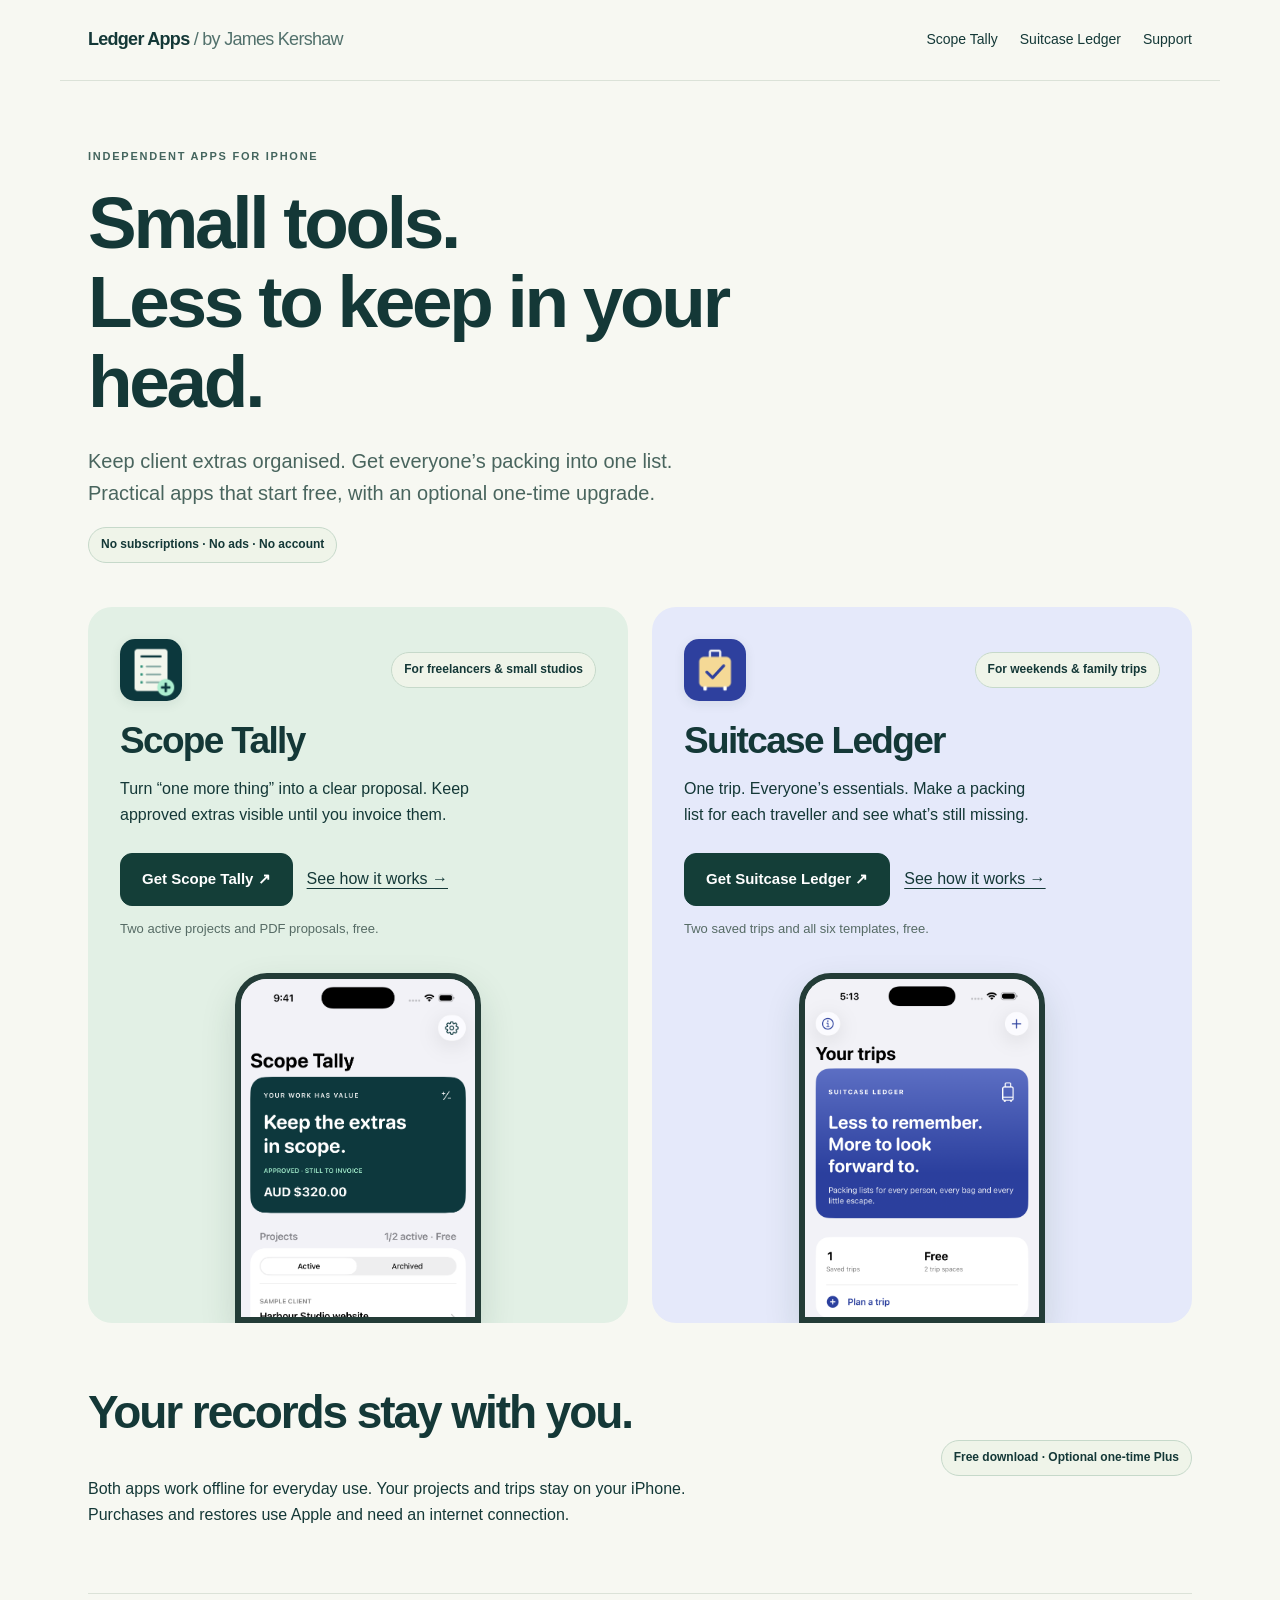
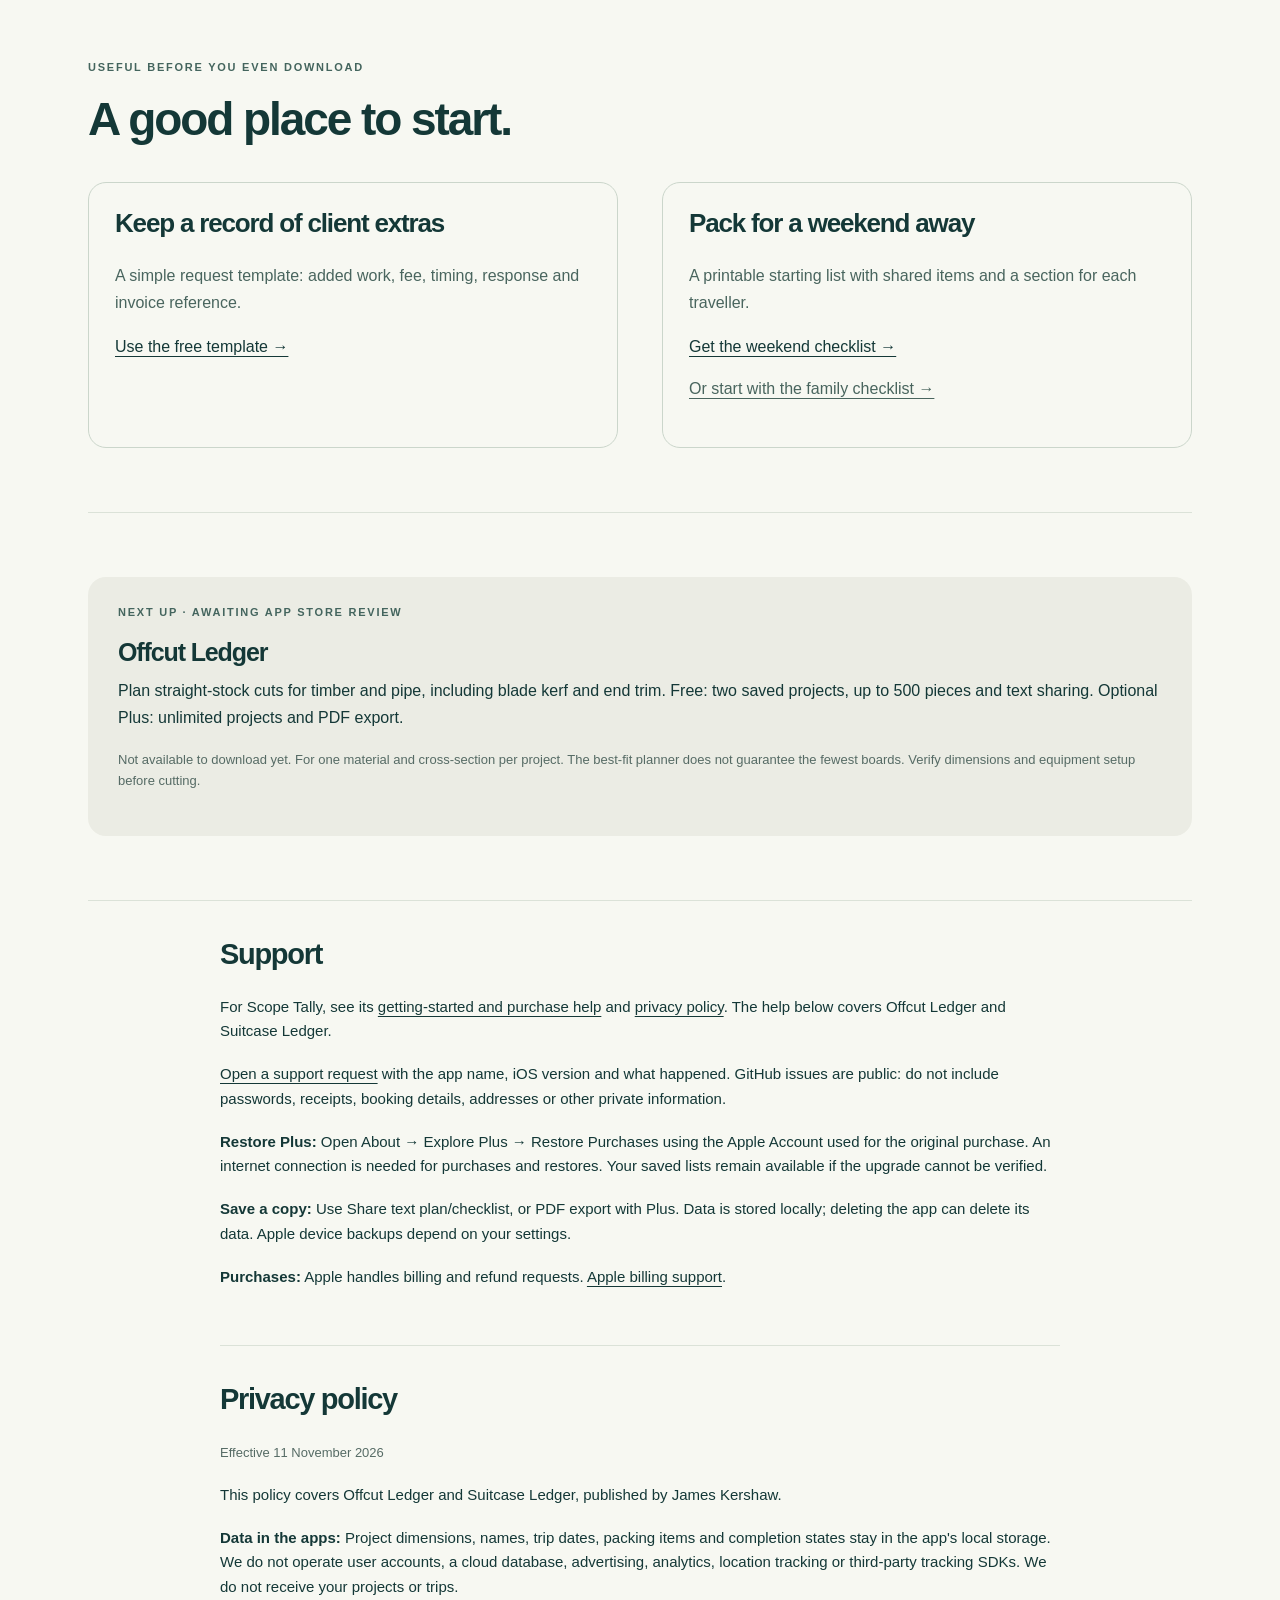
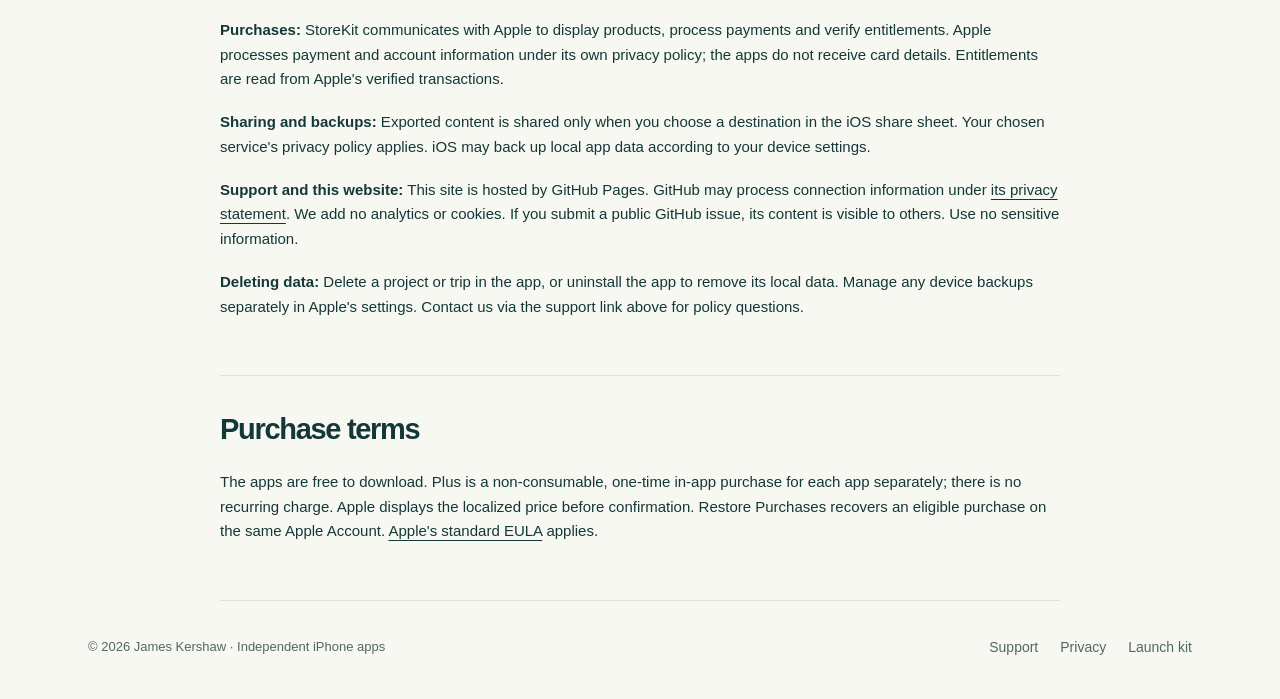
<file: index.html>
<!doctype html><html lang="en"><head><meta charset="utf-8"><meta name="viewport" content="width=device-width,initial-scale=1"><title>Free iPhone apps for client extras &amp; packing | Ledger Apps</title><meta name="description" content="Discover Scope Tally and Suitcase Ledger: practical, private iPhone apps. Free to download, with optional one-time Plus upgrades. No subscriptions or ads."><link rel="canonical" href="https://jk-207.github.io/ledger-app-support/"><link rel="stylesheet" href="assets/site.css"><meta name="theme-color" content="#143e38"><meta property="og:type" content="website"><meta property="og:title" content="Free iPhone apps for client extras &amp; packing | Ledger Apps"><meta property="og:description" content="Discover Scope Tally and Suitcase Ledger: practical, private iPhone apps. Free to download, with optional one-time Plus upgrades. No subscriptions or ads."><meta property="og:url" content="https://jk-207.github.io/ledger-app-support/"><meta property="og:image" content="https://jk-207.github.io/ledger-app-support/assets/scope-share.png"><meta name="twitter:card" content="summary_large_image"><script type="application/ld+json">{"@context": "https://schema.org", "@type": "WebPage", "name": "Free iPhone apps for client extras & packing | Ledger Apps", "description": "Discover Scope Tally and Suitcase Ledger: practical, private iPhone apps. Free to download, with optional one-time Plus upgrades. No subscriptions or ads.", "url": "https://jk-207.github.io/ledger-app-support/"}</script></head><body class=""><a class="skip" href="#main">Skip to content</a><header><a class="wordmark" href="./">Ledger Apps <span>/ by James Kershaw</span></a><nav aria-label="Main"><a href="scopetally/">Scope Tally</a><a href="suitcaseledger/">Suitcase Ledger</a><a href="#support">Support</a></nav></header><main id="main"><div class="intro"><p class="eyebrow">Independent apps for iPhone</p><h1>Small tools.<br>Less to keep in your head.</h1><p>Keep client extras organised. Get everyone’s packing into one list. Practical apps that start free, with an optional one-time upgrade.</p><span class="pill">No subscriptions · No ads · No account</span></div><div class="app-grid"><article class="app-card" id="scope"><div class="card-top"><img class="icon" src="assets/scope-icon.png" alt="" width="62" height="62"><span class="pill">For freelancers &amp; small studios</span></div><h2>Scope Tally</h2><p>Turn “one more thing” into a clear proposal. Keep approved extras visible until you invoice them.</p><div class="actions"><a class="button" href="https://apps.apple.com/app/scope-tally/id6833438240?pt=128823097&amp;ct=scope_web_20261113&amp;mt=8">Get Scope Tally <span aria-hidden="true">&nbsp;↗</span></a><a href="scopetally/">See how it works →</a></div><p class="fine">Two active projects and PDF proposals, free.</p><div class="card-visual"><img src="assets/scope-home.png" alt="Scope Tally showing approved extra work still to invoice in a sample project" width="1206" height="2622"></div></article><article class="app-card travel" id="suitcase"><div class="card-top"><img class="icon" src="assets/suitcase-icon.png" alt="" width="62" height="62"><span class="pill">For weekends &amp; family trips</span></div><h2>Suitcase Ledger</h2><p>One trip. Everyone’s essentials. Make a packing list for each traveller and see what’s still missing.</p><div class="actions"><a class="button" href="https://apps.apple.com/app/suitcase-ledger/id6833095591?pt=128823097&amp;ct=suitcase_web_20261113&amp;mt=8">Get Suitcase Ledger <span aria-hidden="true">&nbsp;↗</span></a><a href="suitcaseledger/">See how it works →</a></div><p class="fine">Two saved trips and all six templates, free.</p><div class="card-visual"><img src="assets/suitcase-home.png" alt="Suitcase Ledger showing a sample weekend trip and packing progress" width="1320" height="2868"></div></article></div><section><div class="utility-line"><div><h2>Your records stay with you.</h2><p>Both apps work offline for everyday use. Your projects and trips stay on your iPhone. Purchases and restores use Apple and need an internet connection.</p></div><span class="pill">Free download · Optional one-time Plus</span></div></section><section><p class="eyebrow">Useful before you even download</p><h2>A good place to start.</h2><div class="two-col"><article class="resource"><h3>Keep a record of client extras</h3><p>A simple request template: added work, fee, timing, response and invoice reference.</p><a href="guides/client-extras/">Use the free template →</a></article><article class="resource"><h3>Pack for a weekend away</h3><p>A printable starting list with shared items and a section for each traveller.</p><a href="guides/weekend-packing/">Get the weekend checklist →</a><p style="margin-top:16px"><a href="guides/family-packing/">Or start with the family checklist →</a></p></article></div></section><section id="offcut"><div class="upcoming"><p class="eyebrow">Next up · Awaiting App Store review</p><h3>Offcut Ledger</h3><p>Plan straight-stock cuts for timber and pipe, including blade kerf and end trim. Free: two saved projects, up to 500 pieces and text sharing. Optional Plus: unlimited projects and PDF export.</p><p class="fine">Not available to download yet. For one material and cross-section per project. The best-fit planner does not guarantee the fewest boards. Verify dimensions and equipment setup before cutting.</p></div></section><div class="policies"><section id="support"><h2>Support</h2><p>For Scope Tally, see its <a href="scopetally/#support">getting-started and purchase help</a> and <a href="scopetally/#privacy">privacy policy</a>. The help below covers Offcut Ledger and Suitcase Ledger.</p><p><a href="https://github.com/jk-207/ledger-app-support/issues/new">Open a support request</a> with the app name, iOS version and what happened. GitHub issues are public: do not include passwords, receipts, booking details, addresses or other private information.</p><p><strong>Restore Plus:</strong> Open About → Explore Plus → Restore Purchases using the Apple Account used for the original purchase. An internet connection is needed for purchases and restores. Your saved lists remain available if the upgrade cannot be verified.</p><p><strong>Save a copy:</strong> Use Share text plan/checklist, or PDF export with Plus. Data is stored locally; deleting the app can delete its data. Apple device backups depend on your settings.</p><p><strong>Purchases:</strong> Apple handles billing and refund requests. <a href="https://support.apple.com/billing">Apple billing support</a>.</p></section><section id="privacy"><h2>Privacy policy</h2><p><small>Effective 11 November 2026</small></p><p>This policy covers Offcut Ledger and Suitcase Ledger, published by James Kershaw.</p><p><strong>Data in the apps:</strong> Project dimensions, names, trip dates, packing items and completion states stay in the app's local storage. We do not operate user accounts, a cloud database, advertising, analytics, location tracking or third-party tracking SDKs. We do not receive your projects or trips.</p><p><strong>Purchases:</strong> StoreKit communicates with Apple to display products, process payments and verify entitlements. Apple processes payment and account information under its own privacy policy; the apps do not receive card details. Entitlements are read from Apple's verified transactions.</p><p><strong>Sharing and backups:</strong> Exported content is shared only when you choose a destination in the iOS share sheet. Your chosen service's privacy policy applies. iOS may back up local app data according to your device settings.</p><p><strong>Support and this website:</strong> This site is hosted by GitHub Pages. GitHub may process connection information under <a href="https://docs.github.com/en/site-policy/privacy-policies/github-general-privacy-statement">its privacy statement</a>. We add no analytics or cookies. If you submit a public GitHub issue, its content is visible to others. Use no sensitive information.</p><p><strong>Deleting data:</strong> Delete a project or trip in the app, or uninstall the app to remove its local data. Manage any device backups separately in Apple's settings. Contact us via the support link above for policy questions.</p></section><section><h2>Purchase terms</h2><p>The apps are free to download. Plus is a non-consumable, one-time in-app purchase for each app separately; there is no recurring charge. Apple displays the localized price before confirmation. Restore Purchases recovers an eligible purchase on the same Apple Account. <a href="https://www.apple.com/legal/internet-services/itunes/dev/stdeula/">Apple's standard EULA</a> applies.</p></section></div></main><footer><span>© 2026 James Kershaw · Independent iPhone apps</span><nav aria-label="Footer"><a href="#support">Support</a><a href="#privacy">Privacy</a><a href="share/">Launch kit</a></nav></footer></body></html>
</file>
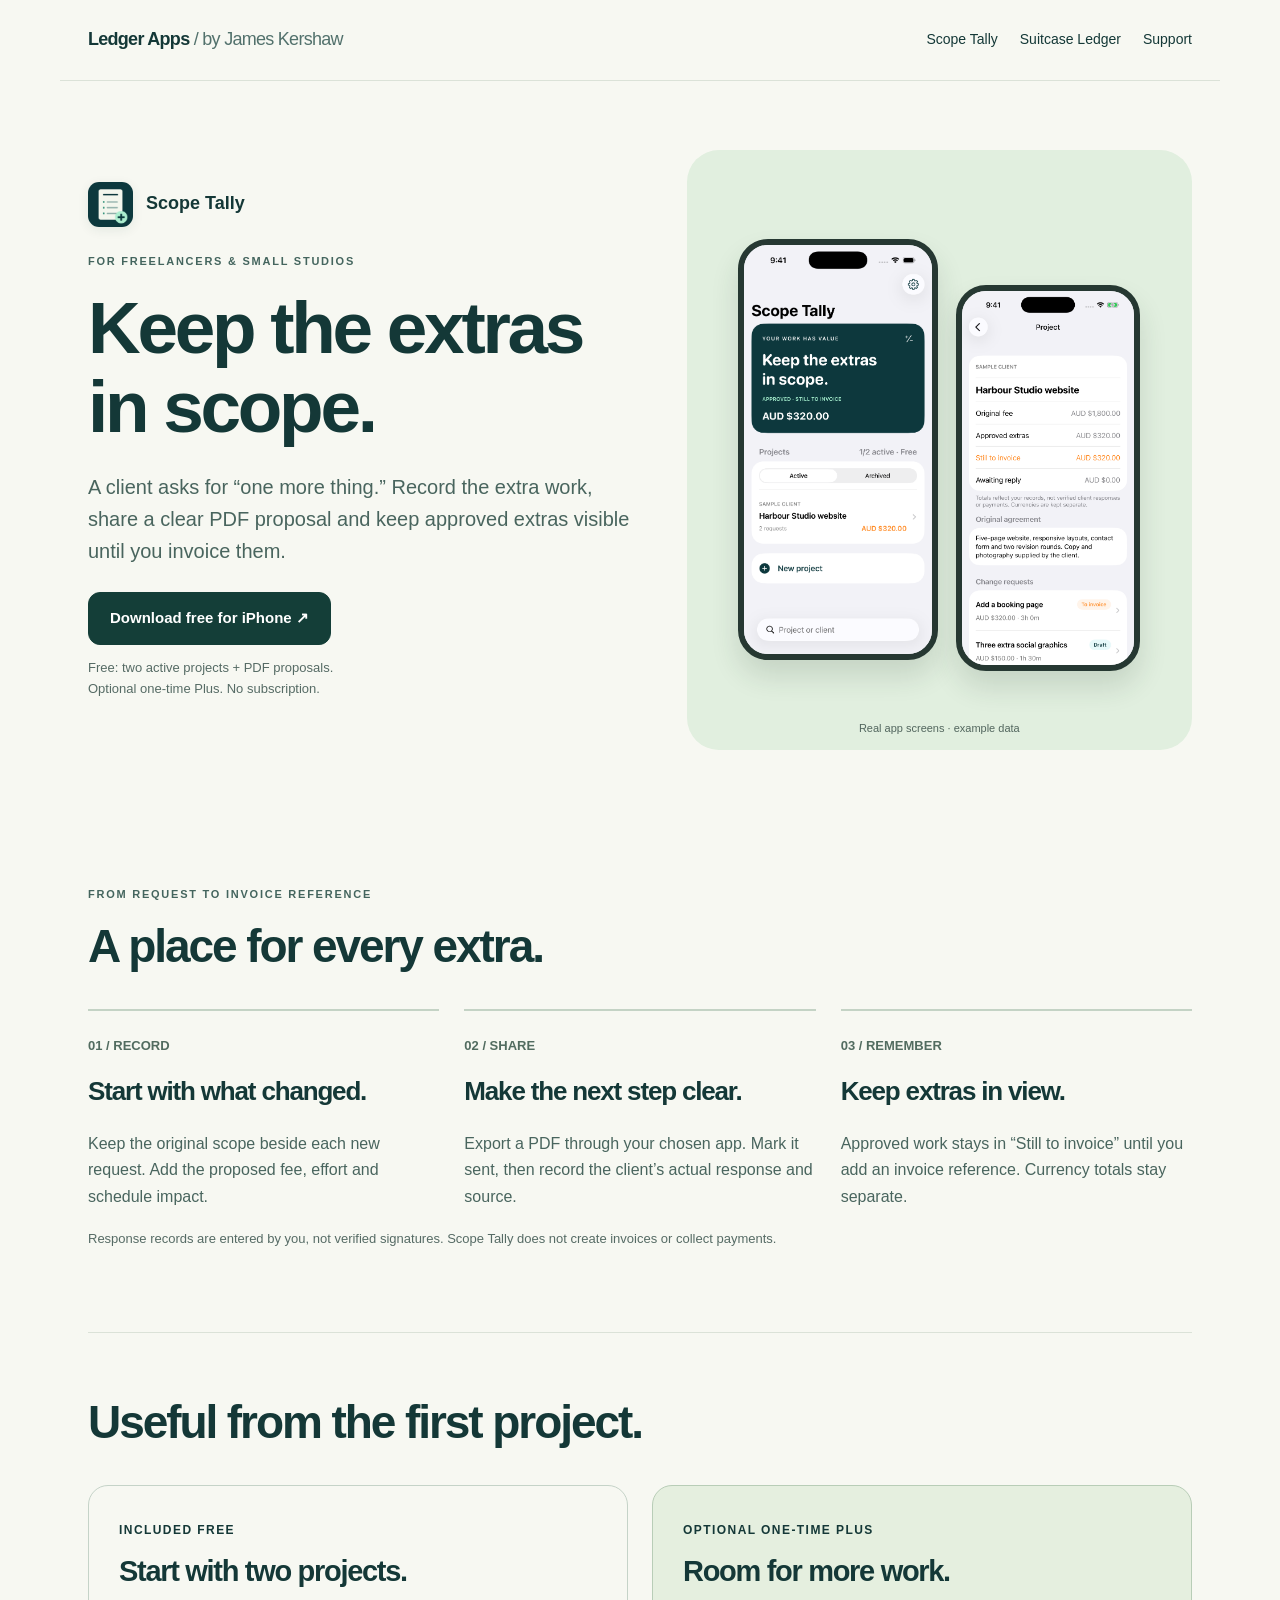
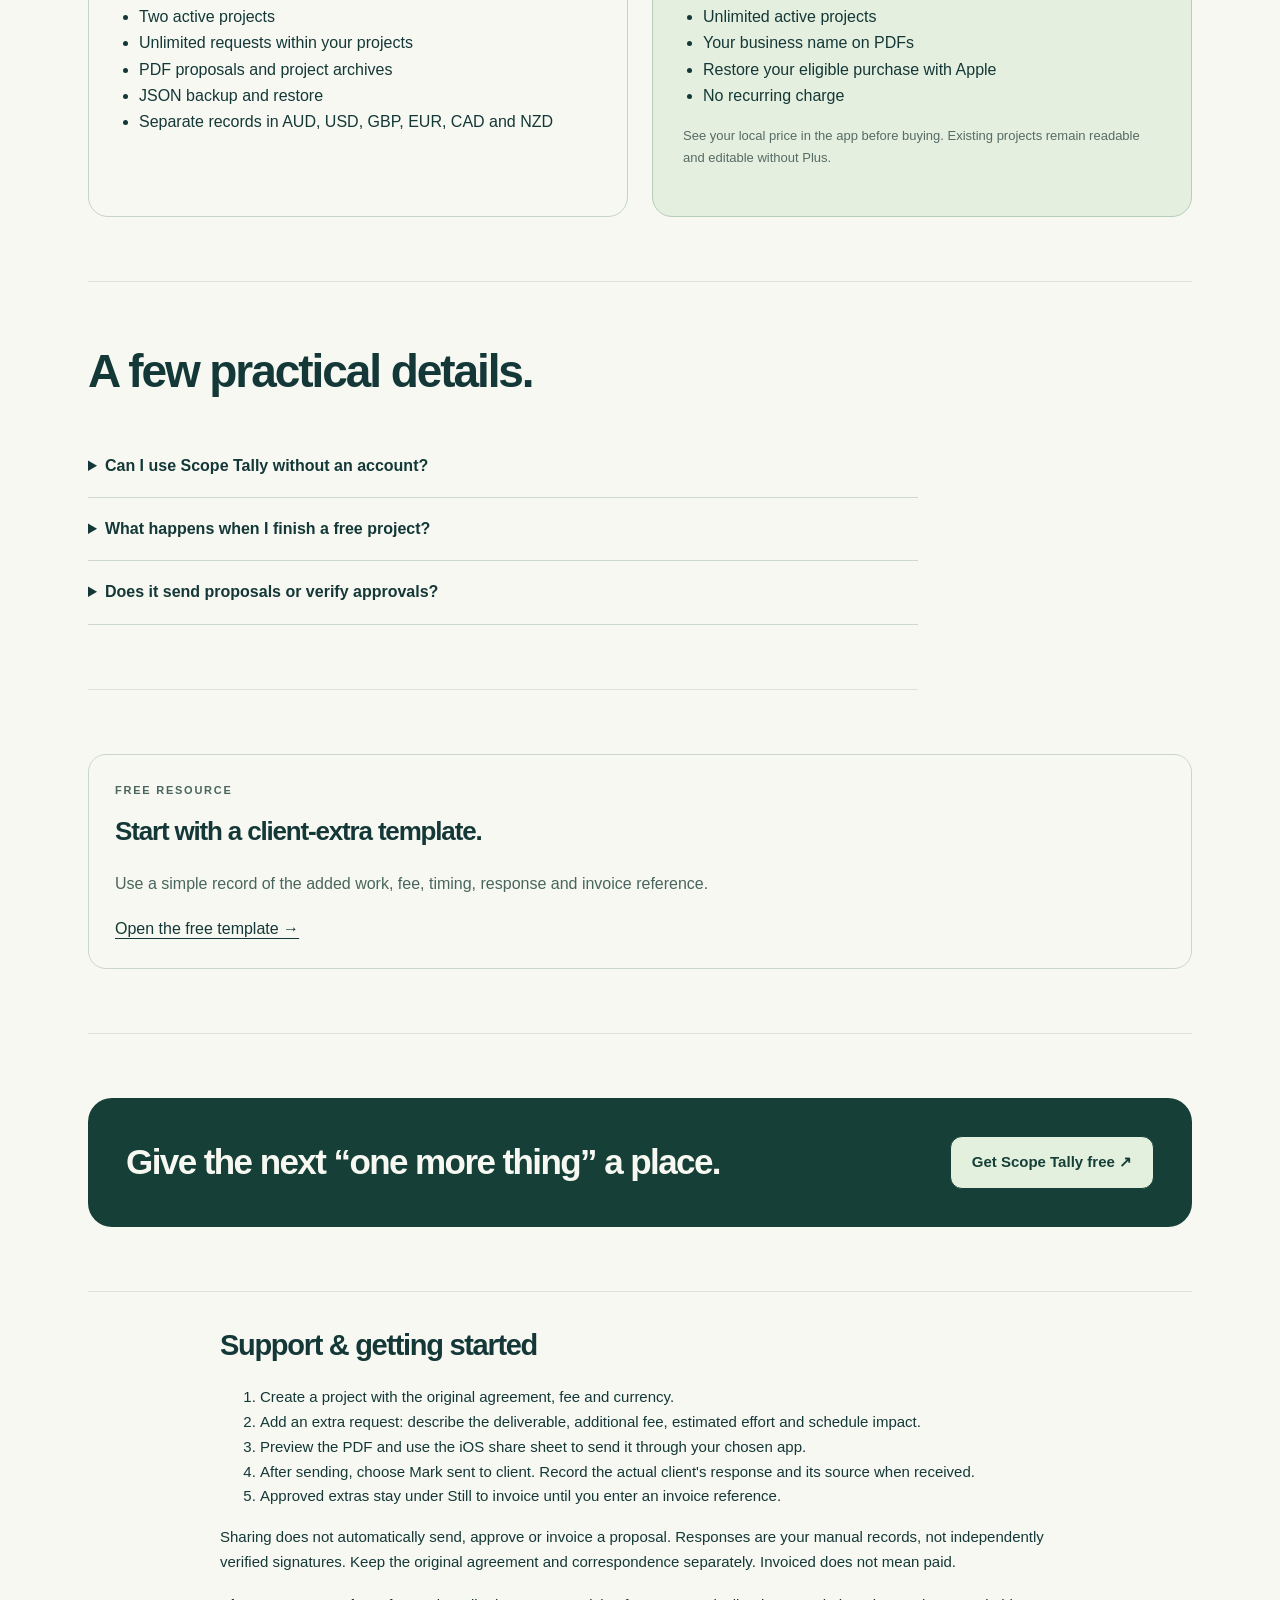
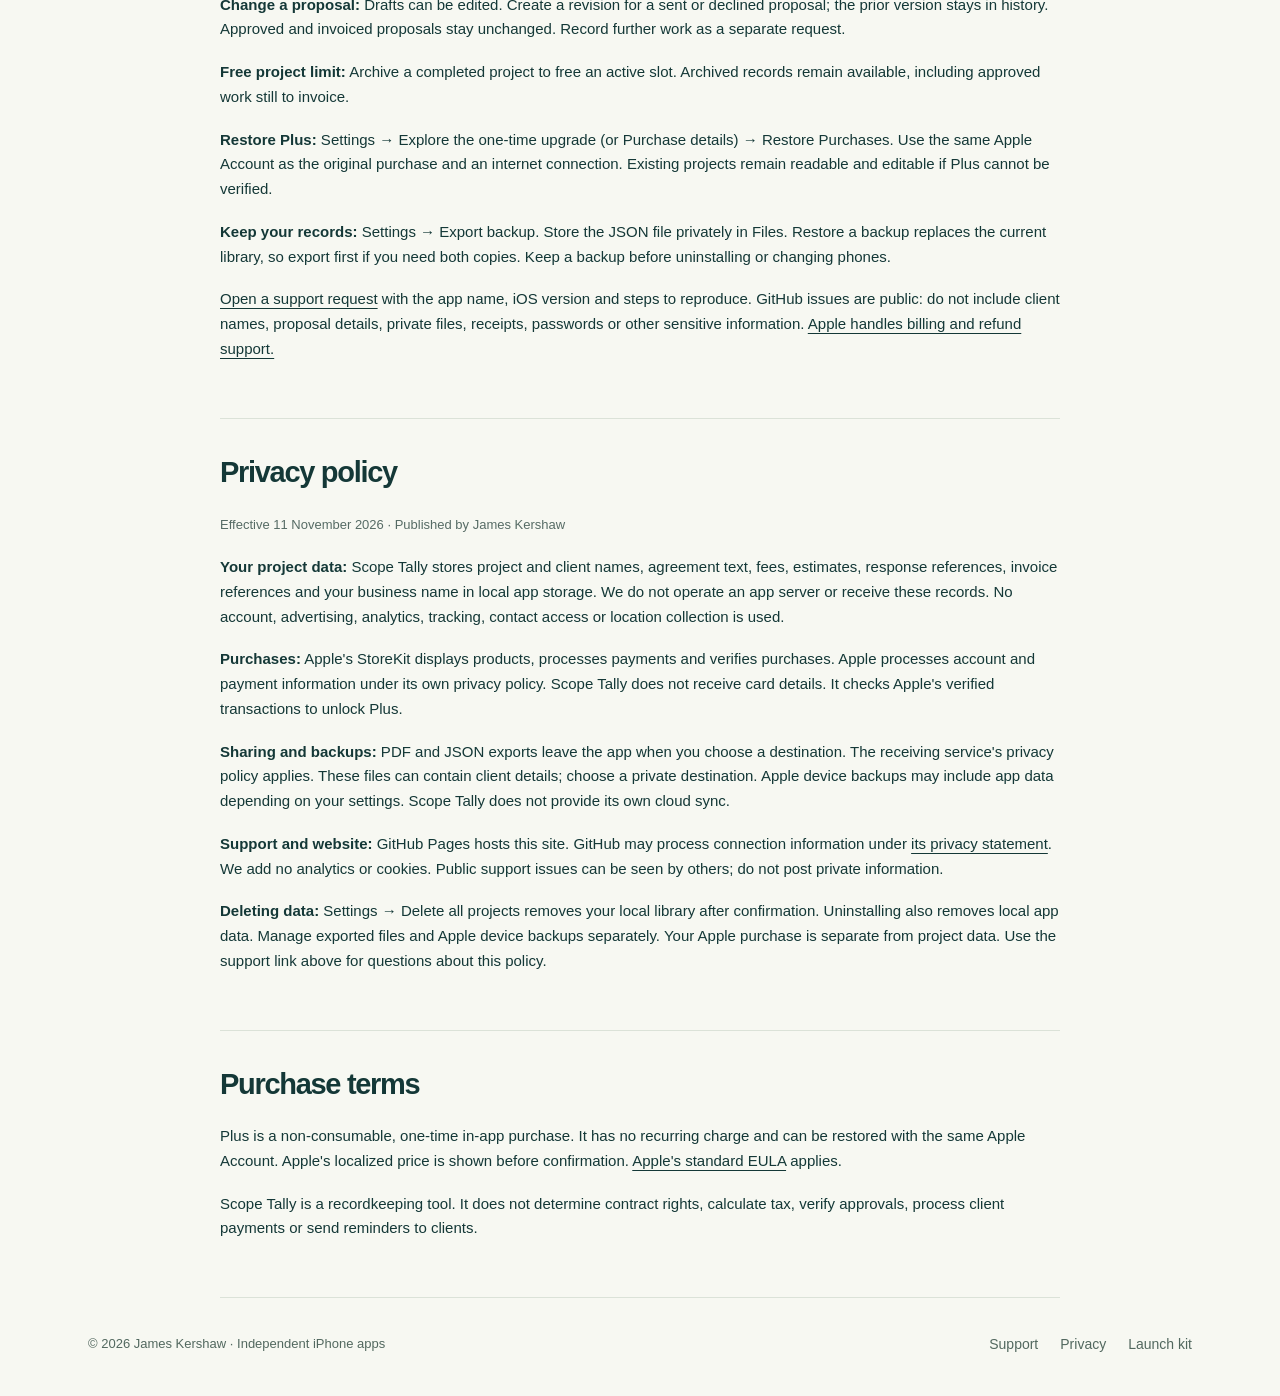
<file: scopetally/index.html>
<!doctype html><html lang="en"><head><meta charset="utf-8"><meta name="viewport" content="width=device-width,initial-scale=1"><title>Scope Tally — Track client extras &amp; PDF proposals on iPhone</title><meta name="description" content="Track extra client requests, share PDF proposals and remember approved work still to invoice. Free iPhone app with two active projects and optional one-time Plus."><link rel="canonical" href="https://jk-207.github.io/ledger-app-support/scopetally/"><link rel="stylesheet" href="../assets/site.css"><meta name="theme-color" content="#143e38"><meta property="og:type" content="website"><meta property="og:title" content="Scope Tally — Track client extras &amp; PDF proposals on iPhone"><meta property="og:description" content="Track extra client requests, share PDF proposals and remember approved work still to invoice. Free iPhone app with two active projects and optional one-time Plus."><meta property="og:url" content="https://jk-207.github.io/ledger-app-support/scopetally/"><meta property="og:image" content="https://jk-207.github.io/ledger-app-support/assets/scope-share.png"><meta name="twitter:card" content="summary_large_image"><meta name="apple-itunes-app" content="app-id=6833438240"><script type="application/ld+json">{"@context": "https://schema.org", "@type": "SoftwareApplication", "name": "Scope Tally", "operatingSystem": "iOS", "applicationCategory": "BusinessApplication", "description": "Track extra client requests, share PDF proposals and remember approved work still to invoice. Free iPhone app with two active projects and optional one-time Plus.", "url": "https://jk-207.github.io/ledger-app-support/scopetally/", "downloadUrl": "https://apps.apple.com/app/scope-tally/id6833438240", "image": "https://jk-207.github.io/ledger-app-support/assets/scope-share.png", "offers": {"@type": "Offer", "price": "0", "priceCurrency": "USD", "description": "Free download with optional one-time Plus in-app purchase"}, "author": {"@type": "Person", "name": "James Kershaw"}}</script></head><body class=""><a class="skip" href="#main">Skip to content</a><header><a class="wordmark" href="../">Ledger Apps <span>/ by James Kershaw</span></a><nav aria-label="Main"><a href="../scopetally/">Scope Tally</a><a href="../suitcaseledger/">Suitcase Ledger</a><a href="../#support">Support</a></nav></header><main id="main"><div class="hero"><div><div class="identity"><img class="icon" src="../assets/scope-icon.png" alt="" width="45" height="45"><strong>Scope Tally</strong></div><p class="eyebrow">For freelancers &amp; small studios</p><h1>Keep the extras<br>in scope.</h1><p class="lead">A client asks for “one more thing.” Record the extra work, share a clear PDF proposal and keep approved extras visible until you invoice them.</p><div class="actions"><a class="button" href="https://apps.apple.com/app/scope-tally/id6833438240?pt=128823097&amp;ct=scope_web_20261113&amp;mt=8">Download free for iPhone <span aria-hidden="true">&nbsp;↗</span></a></div><p class="fine">Free: two active projects + PDF proposals.<br>Optional one-time Plus. No subscription.</p></div><div class="hero-visual"><div class="phone"><img src="../assets/scope-home.png" alt="Scope Tally home screen with approved extras still to invoice" width="1206" height="2622" fetchpriority="high"></div><div class="phone"><img src="../assets/scope-project.png" alt="Sample project showing the original agreement and separate change requests" width="1206" height="2622"></div><span class="visual-caption">Real app screens · example data</span></div></div><section><p class="eyebrow">From request to invoice reference</p><h2>A place for every extra.</h2><div class="steps"><article class="step"><span class="number">01 / RECORD</span><h3>Start with what changed.</h3><p>Keep the original scope beside each new request. Add the proposed fee, effort and schedule impact.</p></article><article class="step"><span class="number">02 / SHARE</span><h3>Make the next step clear.</h3><p>Export a PDF through your chosen app. Mark it sent, then record the client’s actual response and source.</p></article><article class="step"><span class="number">03 / REMEMBER</span><h3>Keep extras in view.</h3><p>Approved work stays in “Still to invoice” until you add an invoice reference. Currency totals stay separate.</p></article></div><p class="fine">Response records are entered by you, not verified signatures. Scope Tally does not create invoices or collect payments.</p></section><section><h2>Useful from the first project.</h2><div class="pricing"><article class="price-card"><span class="price-label">Included free</span><h3>Start with two projects.</h3><ul><li>Two active projects</li><li>Unlimited requests within your projects</li><li>PDF proposals and project archives</li><li>JSON backup and restore</li><li>Separate records in AUD, USD, GBP, EUR, CAD and NZD</li></ul></article><article class="price-card featured"><span class="price-label">Optional one-time Plus</span><h3>Room for more work.</h3><ul><li>Unlimited active projects</li><li>Your business name on PDFs</li><li>Restore your eligible purchase with Apple</li><li>No recurring charge</li></ul><p class="fine">See your local price in the app before buying. Existing projects remain readable and editable without Plus.</p></article></div></section><section class="faq"><h2>A few practical details.</h2><details><summary>Can I use Scope Tally without an account?</summary><p>Yes. Project work stays on your iPhone and works offline. There are no accounts, ads or analytics. Buying and restoring Plus requires an internet connection.</p></details><details><summary>What happens when I finish a free project?</summary><p>Archive it to free an active slot. Archived records remain available, including approved work still to invoice.</p></details><details><summary>Does it send proposals or verify approvals?</summary><p>You share the PDF through your chosen app and manually record what happened. It does not independently verify client approval, determine contract rights, calculate tax or process payment. Keep original agreements and correspondence separately.</p></details></section><section><article class="resource"><p class="eyebrow">Free resource</p><h3>Start with a client-extra template.</h3><p>Use a simple record of the added work, fee, timing, response and invoice reference.</p><a href="../guides/client-extras/">Open the free template →</a></article></section><section><div class="final-cta"><h2>Give the next “one more thing” a place.</h2><a class="button" href="https://apps.apple.com/app/scope-tally/id6833438240?pt=128823097&amp;ct=scope_web_20261113&amp;mt=8">Get Scope Tally free <span aria-hidden="true">&nbsp;↗</span></a></div></section><div class="policies"><section id="support"><h2>Support & getting started</h2><ol><li>Create a project with the original agreement, fee and currency.</li><li>Add an extra request: describe the deliverable, additional fee, estimated effort and schedule impact.</li><li>Preview the PDF and use the iOS share sheet to send it through your chosen app.</li><li>After sending, choose Mark sent to client. Record the actual client's response and its source when received.</li><li>Approved extras stay under Still to invoice until you enter an invoice reference.</li></ol><p>Sharing does not automatically send, approve or invoice a proposal. Responses are your manual records, not independently verified signatures. Keep the original agreement and correspondence separately. Invoiced does not mean paid.</p>
<p><strong>Change a proposal:</strong> Drafts can be edited. Create a revision for a sent or declined proposal; the prior version stays in history. Approved and invoiced proposals stay unchanged. Record further work as a separate request.</p><p><strong>Free project limit:</strong> Archive a completed project to free an active slot. Archived records remain available, including approved work still to invoice.</p><p><strong>Restore Plus:</strong> Settings → Explore the one-time upgrade (or Purchase details) → Restore Purchases. Use the same Apple Account as the original purchase and an internet connection. Existing projects remain readable and editable if Plus cannot be verified.</p><p><strong>Keep your records:</strong> Settings → Export backup. Store the JSON file privately in Files. Restore a backup replaces the current library, so export first if you need both copies. Keep a backup before uninstalling or changing phones.</p><p><a href="https://github.com/jk-207/ledger-app-support/issues/new?title=Scope%20Tally%20support">Open a support request</a> with the app name, iOS version and steps to reproduce. GitHub issues are public: do not include client names, proposal details, private files, receipts, passwords or other sensitive information. <a href="https://support.apple.com/billing">Apple handles billing and refund support.</a></p></section>
<section id="privacy"><h2>Privacy policy</h2><p><small>Effective 11 November 2026 · Published by James Kershaw</small></p><p><strong>Your project data:</strong> Scope Tally stores project and client names, agreement text, fees, estimates, response references, invoice references and your business name in local app storage. We do not operate an app server or receive these records. No account, advertising, analytics, tracking, contact access or location collection is used.</p><p><strong>Purchases:</strong> Apple's StoreKit displays products, processes payments and verifies purchases. Apple processes account and payment information under its own privacy policy. Scope Tally does not receive card details. It checks Apple's verified transactions to unlock Plus.</p><p><strong>Sharing and backups:</strong> PDF and JSON exports leave the app when you choose a destination. The receiving service's privacy policy applies. These files can contain client details; choose a private destination. Apple device backups may include app data depending on your settings. Scope Tally does not provide its own cloud sync.</p><p><strong>Support and website:</strong> GitHub Pages hosts this site. GitHub may process connection information under <a href="https://docs.github.com/en/site-policy/privacy-policies/github-general-privacy-statement">its privacy statement</a>. We add no analytics or cookies. Public support issues can be seen by others; do not post private information.</p><p><strong>Deleting data:</strong> Settings → Delete all projects removes your local library after confirmation. Uninstalling also removes local app data. Manage exported files and Apple device backups separately. Your Apple purchase is separate from project data. Use the support link above for questions about this policy.</p></section>
<section id="terms"><h2>Purchase terms</h2><p>Plus is a non-consumable, one-time in-app purchase. It has no recurring charge and can be restored with the same Apple Account. Apple's localized price is shown before confirmation. <a href="https://www.apple.com/legal/internet-services/itunes/dev/stdeula/">Apple's standard EULA</a> applies.</p><p>Scope Tally is a recordkeeping tool. It does not determine contract rights, calculate tax, verify approvals, process client payments or send reminders to clients.</p></section></div></main><footer><span>© 2026 James Kershaw · Independent iPhone apps</span><nav aria-label="Footer"><a href="../#support">Support</a><a href="../#privacy">Privacy</a><a href="../share/">Launch kit</a></nav></footer></body></html>
</file>
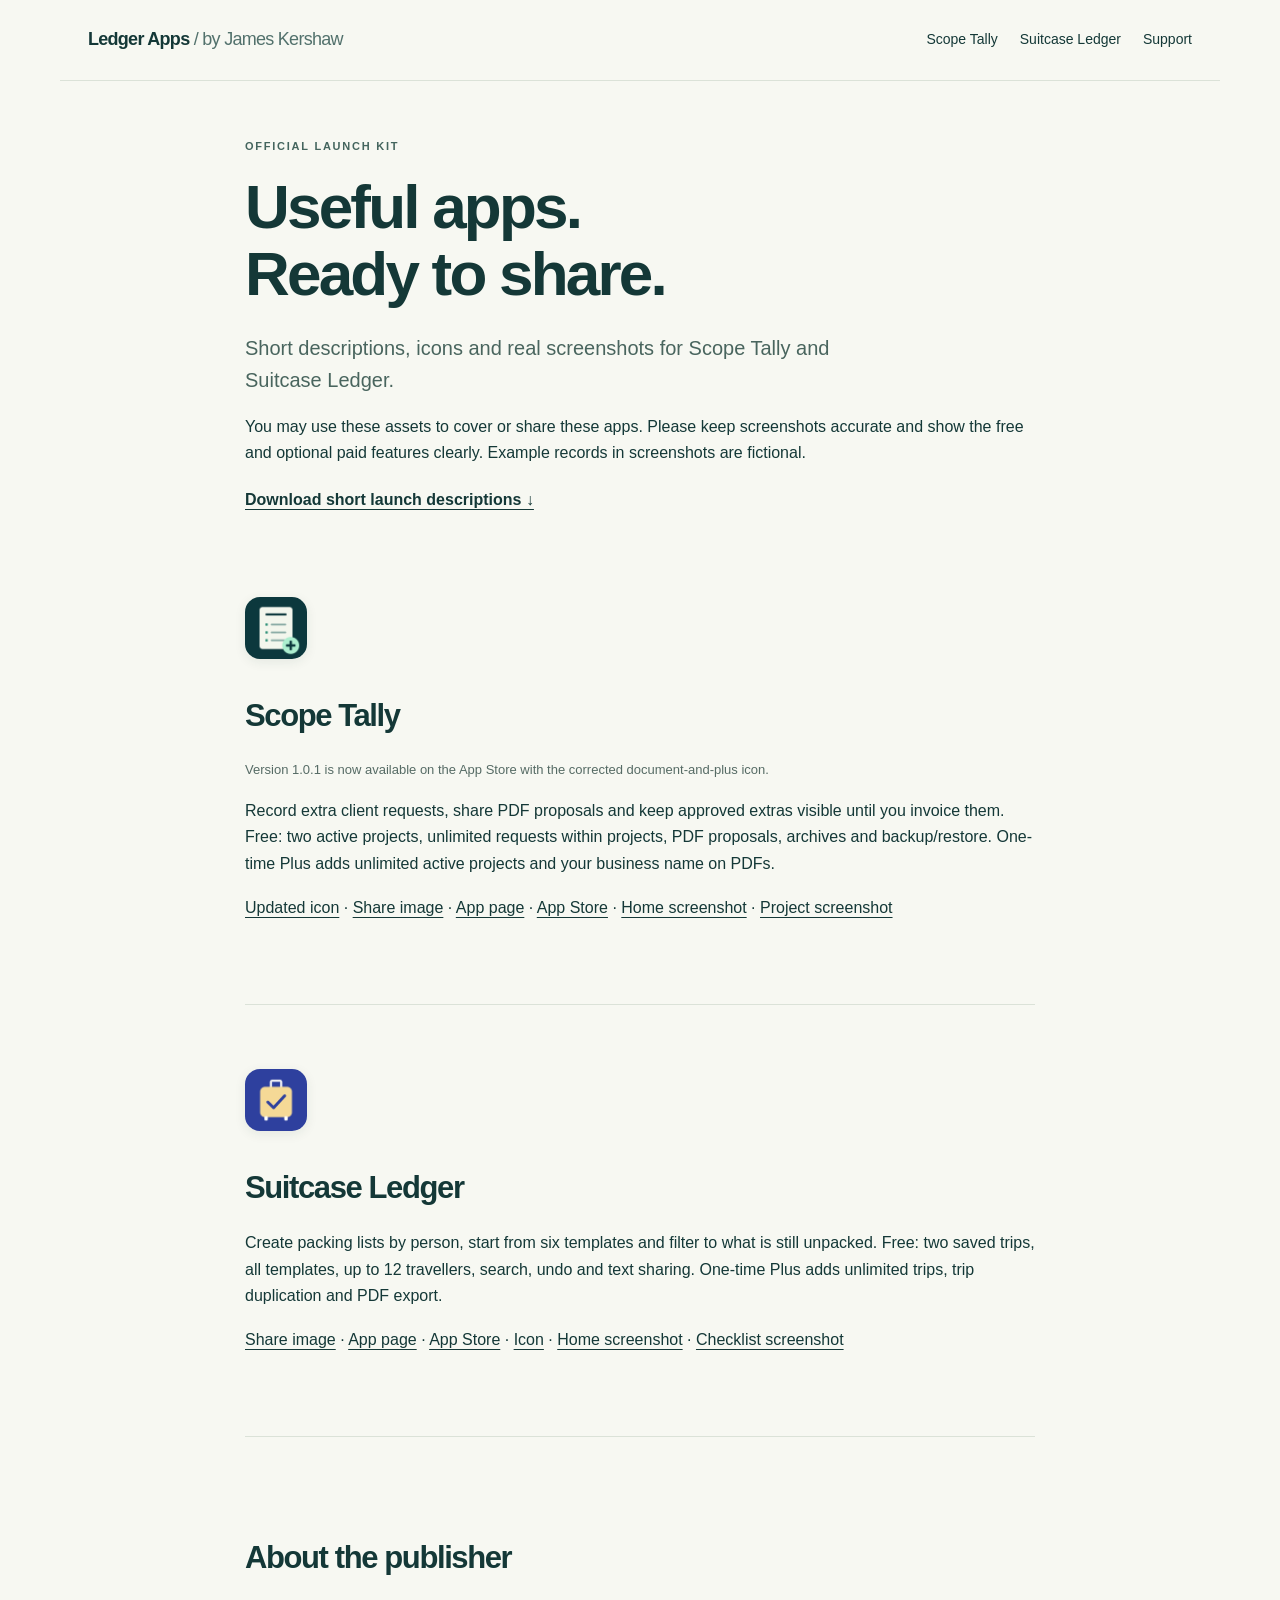
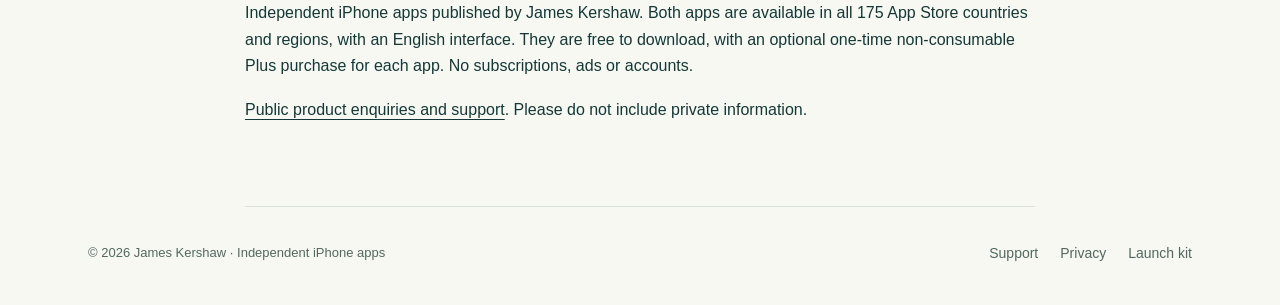
<file: share/index.html>
<!doctype html><html lang="en"><head><meta charset="utf-8"><meta name="viewport" content="width=device-width,initial-scale=1"><title>Ledger Apps — Launch kit &amp; app screenshots</title><meta name="description" content="Official app descriptions, icons and screenshots for Scope Tally and Suitcase Ledger, independent iPhone apps by James Kershaw."><link rel="canonical" href="https://jk-207.github.io/ledger-app-support/share/"><link rel="stylesheet" href="../assets/site.css"><meta name="theme-color" content="#143e38"><meta property="og:type" content="website"><meta property="og:title" content="Ledger Apps — Launch kit &amp; app screenshots"><meta property="og:description" content="Official app descriptions, icons and screenshots for Scope Tally and Suitcase Ledger, independent iPhone apps by James Kershaw."><meta property="og:url" content="https://jk-207.github.io/ledger-app-support/share/"><meta property="og:image" content="https://jk-207.github.io/ledger-app-support/assets/scope-share.png"><meta name="twitter:card" content="summary_large_image"><script type="application/ld+json">{"@context": "https://schema.org", "@type": "WebPage", "name": "Ledger Apps \u2014 Launch kit & app screenshots", "description": "Official app descriptions, icons and screenshots for Scope Tally and Suitcase Ledger, independent iPhone apps by James Kershaw.", "url": "https://jk-207.github.io/ledger-app-support/share/"}</script></head><body class=""><a class="skip" href="#main">Skip to content</a><header><a class="wordmark" href="../">Ledger Apps <span>/ by James Kershaw</span></a><nav aria-label="Main"><a href="../scopetally/">Scope Tally</a><a href="../suitcaseledger/">Suitcase Ledger</a><a href="../#support">Support</a></nav></header><main id="main"><article class="prose"><p class="eyebrow">Official launch kit</p><h1>Useful apps.<br>Ready to share.</h1><p class="lead">Short descriptions, icons and real screenshots for Scope Tally and Suitcase Ledger.</p><p>You may use these assets to cover or share these apps. Please keep screenshots accurate and show the free and optional paid features clearly. Example records in screenshots are fictional.</p><a class="download" download href="launch-copy.txt">Download short launch descriptions ↓</a><section><img class="icon" src="../assets/scope-icon.png" alt="Scope Tally icon"><h2>Scope Tally</h2><p class="fine">Version 1.0.1 is now available on the App Store with the corrected document-and-plus icon.</p><p>Record extra client requests, share PDF proposals and keep approved extras visible until you invoice them. Free: two active projects, unlimited requests within projects, PDF proposals, archives and backup/restore. One-time Plus adds unlimited active projects and your business name on PDFs.</p><p><a download href="../assets/scope-icon.png">Updated icon</a> · <a download href="../assets/scope-share.png">Share image</a> · <a href="../scopetally/">App page</a> · <a href="https://apps.apple.com/app/scope-tally/id6833438240?pt=128823097&amp;ct=scope_web_20261113&amp;mt=8">App Store</a> · <a download href="../assets/scope-home.png">Home screenshot</a> · <a download href="../assets/scope-project.png">Project screenshot</a></p></section><section><img class="icon" src="../assets/suitcase-icon.png" alt="Suitcase Ledger icon"><h2>Suitcase Ledger</h2><p>Create packing lists by person, start from six templates and filter to what is still unpacked. Free: two saved trips, all templates, up to 12 travellers, search, undo and text sharing. One-time Plus adds unlimited trips, trip duplication and PDF export.</p><p><a download href="../assets/suitcase-share.png">Share image</a> · <a href="../suitcaseledger/">App page</a> · <a href="https://apps.apple.com/app/suitcase-ledger/id6833095591?pt=128823097&amp;ct=suitcase_web_20261113&amp;mt=8">App Store</a> · <a download href="../assets/suitcase-icon.png">Icon</a> · <a download href="../assets/suitcase-home.png">Home screenshot</a> · <a download href="../assets/suitcase-checklist.png">Checklist screenshot</a></p></section><section><h2>About the publisher</h2><p>Independent iPhone apps published by James Kershaw. Both apps are available in all 175 App Store countries and regions, with an English interface. They are free to download, with an optional one-time non-consumable Plus purchase for each app. No subscriptions, ads or accounts.</p><p><a href="https://github.com/jk-207/ledger-app-support/issues/new">Public product enquiries and support</a>. Please do not include private information.</p></section></article></main><footer><span>© 2026 James Kershaw · Independent iPhone apps</span><nav aria-label="Footer"><a href="../#support">Support</a><a href="../#privacy">Privacy</a><a href="../share/">Launch kit</a></nav></footer></body></html>
</file>
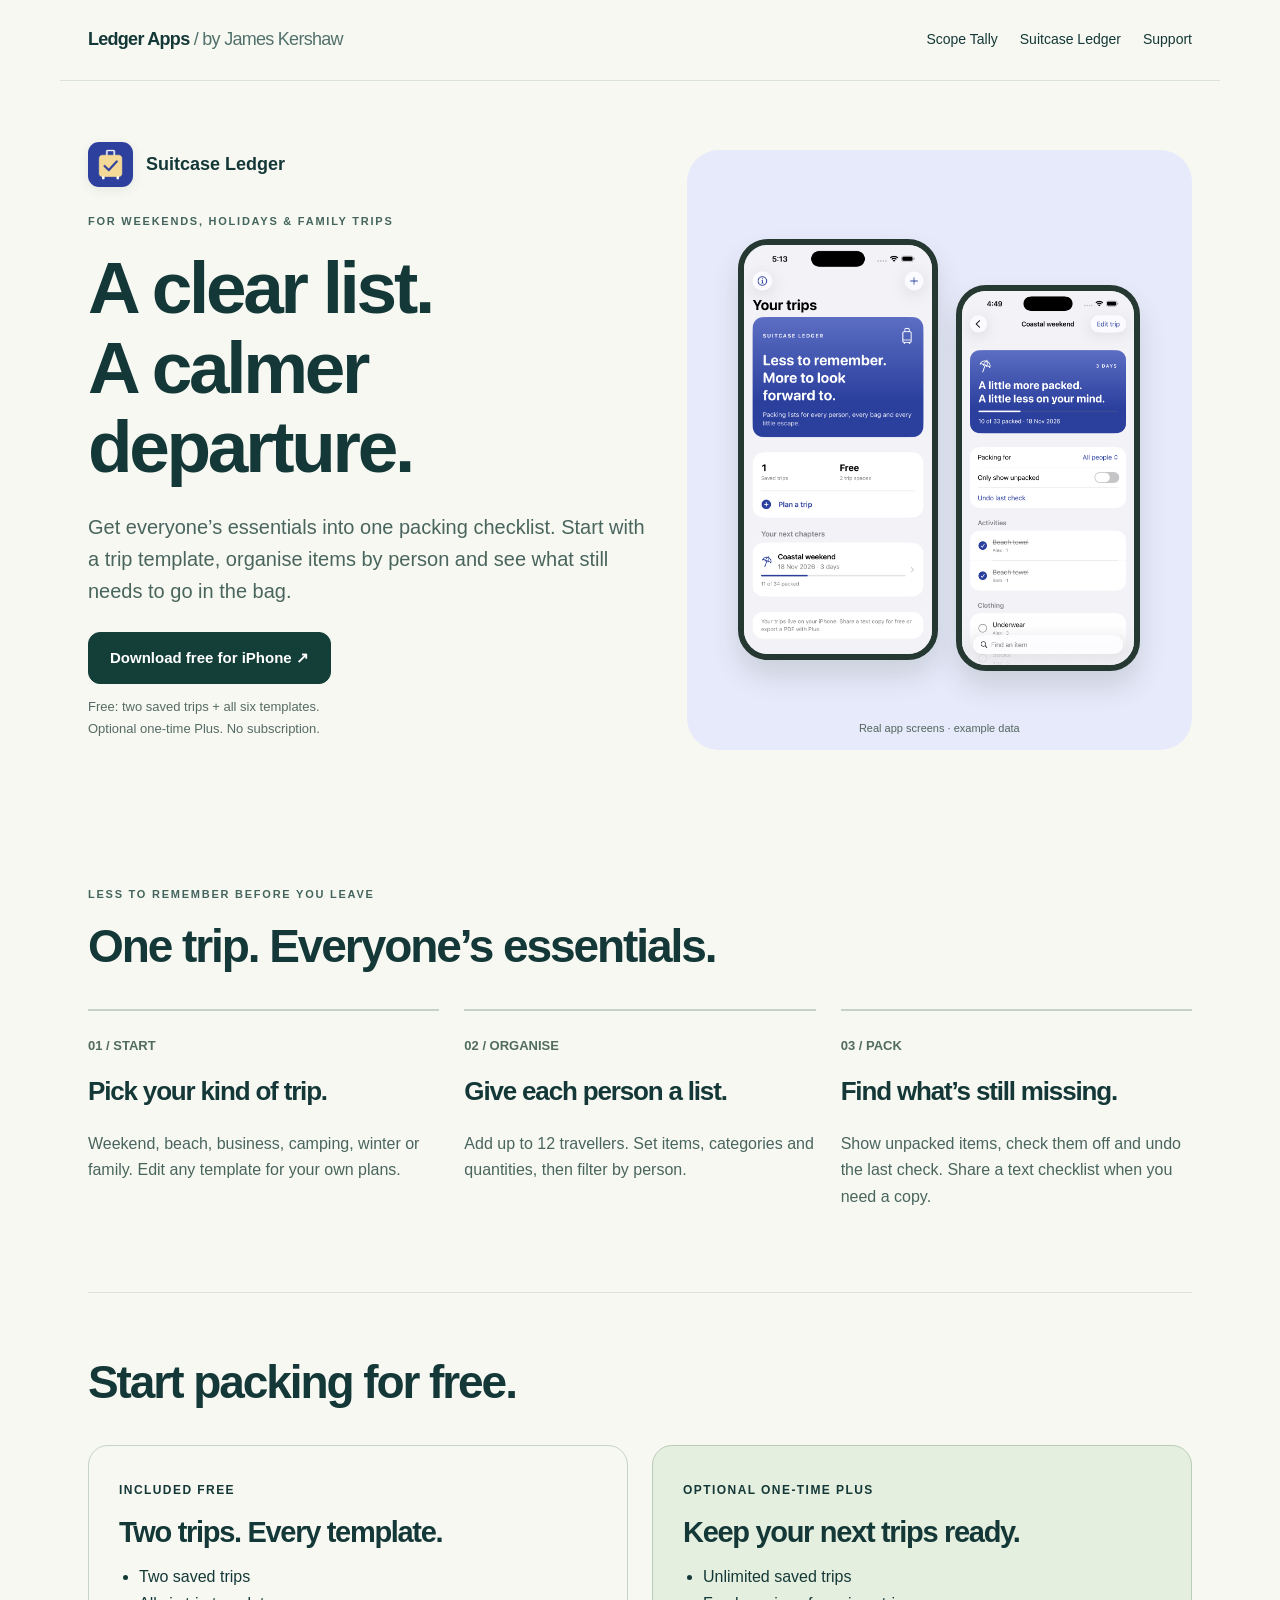
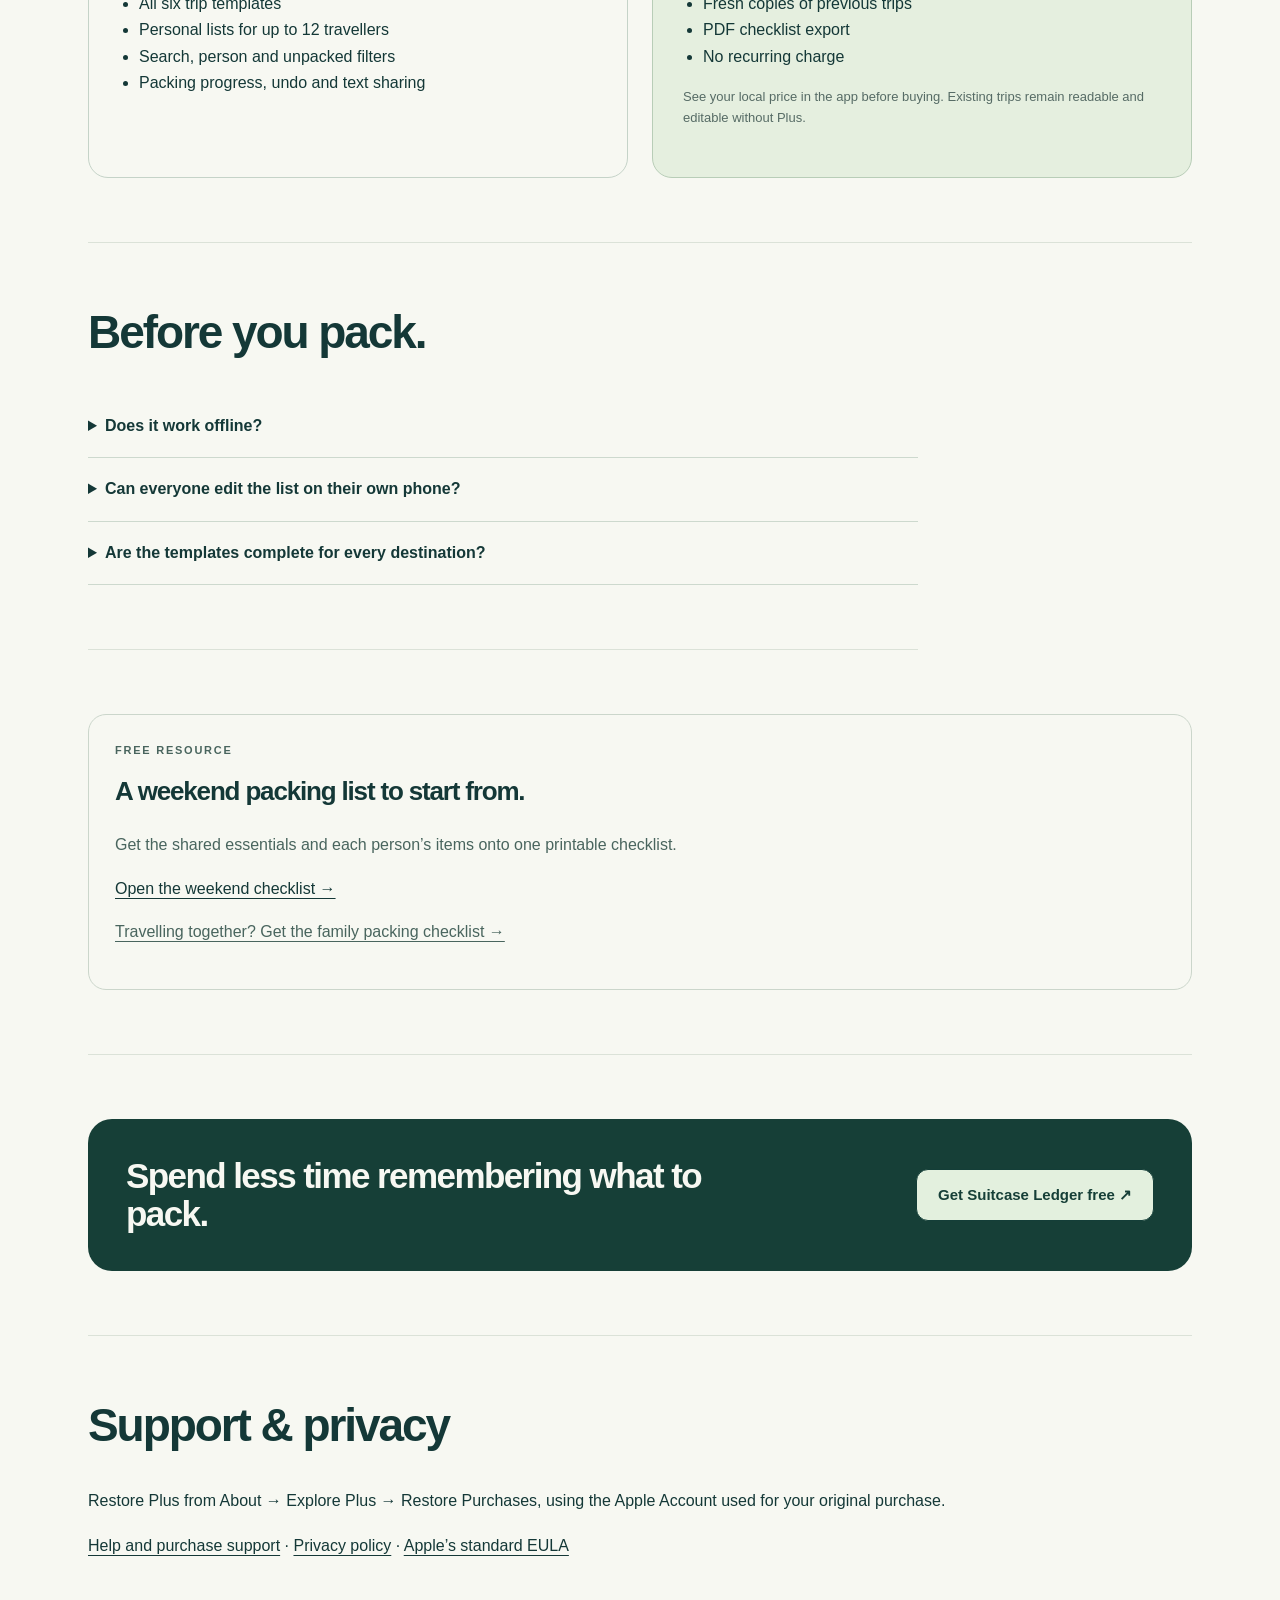
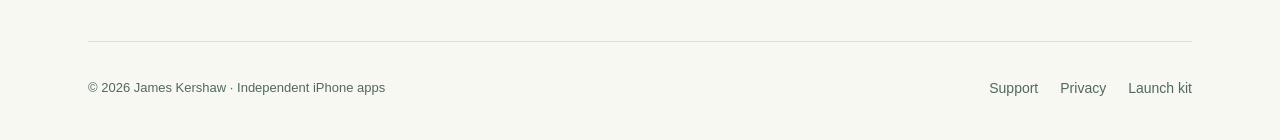
<file: suitcaseledger/index.html>
<!doctype html><html lang="en"><head><meta charset="utf-8"><meta name="viewport" content="width=device-width,initial-scale=1"><title>Suitcase Ledger — Free packing lists for every traveller on iPhone</title><meta name="description" content="Make packing lists by person, start with six trip templates and see what is still unpacked. Free iPhone app with two saved trips and optional one-time Plus."><link rel="canonical" href="https://jk-207.github.io/ledger-app-support/suitcaseledger/"><link rel="stylesheet" href="../assets/site.css"><meta name="theme-color" content="#143e38"><meta property="og:type" content="website"><meta property="og:title" content="Suitcase Ledger — Free packing lists for every traveller on iPhone"><meta property="og:description" content="Make packing lists by person, start with six trip templates and see what is still unpacked. Free iPhone app with two saved trips and optional one-time Plus."><meta property="og:url" content="https://jk-207.github.io/ledger-app-support/suitcaseledger/"><meta property="og:image" content="https://jk-207.github.io/ledger-app-support/assets/suitcase-share.png"><meta name="twitter:card" content="summary_large_image"><meta name="apple-itunes-app" content="app-id=6833095591"><script type="application/ld+json">{"@context": "https://schema.org", "@type": "SoftwareApplication", "name": "Suitcase Ledger", "operatingSystem": "iOS", "applicationCategory": "TravelApplication", "description": "Make packing lists by person, start with six trip templates and see what is still unpacked. Free iPhone app with two saved trips and optional one-time Plus.", "url": "https://jk-207.github.io/ledger-app-support/suitcaseledger/", "downloadUrl": "https://apps.apple.com/app/suitcase-ledger/id6833095591", "image": "https://jk-207.github.io/ledger-app-support/assets/suitcase-share.png", "offers": {"@type": "Offer", "price": "0", "priceCurrency": "USD", "description": "Free download with optional one-time Plus in-app purchase"}, "author": {"@type": "Person", "name": "James Kershaw"}}</script></head><body class="travel-page"><a class="skip" href="#main">Skip to content</a><header><a class="wordmark" href="../">Ledger Apps <span>/ by James Kershaw</span></a><nav aria-label="Main"><a href="../scopetally/">Scope Tally</a><a href="../suitcaseledger/">Suitcase Ledger</a><a href="../#support">Support</a></nav></header><main id="main"><div class="hero"><div><div class="identity"><img class="icon" src="../assets/suitcase-icon.png" alt="" width="45" height="45"><strong>Suitcase Ledger</strong></div><p class="eyebrow">For weekends, holidays &amp; family trips</p><h1>A clear list.<br>A calmer departure.</h1><p class="lead">Get everyone’s essentials into one packing checklist. Start with a trip template, organise items by person and see what still needs to go in the bag.</p><div class="actions"><a class="button" href="https://apps.apple.com/app/suitcase-ledger/id6833095591?pt=128823097&amp;ct=suitcase_web_20261113&amp;mt=8">Download free for iPhone <span aria-hidden="true">&nbsp;↗</span></a></div><p class="fine">Free: two saved trips + all six templates.<br>Optional one-time Plus. No subscription.</p></div><div class="hero-visual"><div class="phone"><img src="../assets/suitcase-home.png" alt="Suitcase Ledger home screen showing a sample coastal weekend trip" width="1206" height="2622" fetchpriority="high"></div><div class="phone"><img src="../assets/suitcase-checklist.png" alt="Packing checklist with traveller and unpacked filters" width="1206" height="2622"></div><span class="visual-caption">Real app screens · example data</span></div></div><section><p class="eyebrow">Less to remember before you leave</p><h2>One trip. Everyone’s essentials.</h2><div class="steps"><article class="step"><span class="number">01 / START</span><h3>Pick your kind of trip.</h3><p>Weekend, beach, business, camping, winter or family. Edit any template for your own plans.</p></article><article class="step"><span class="number">02 / ORGANISE</span><h3>Give each person a list.</h3><p>Add up to 12 travellers. Set items, categories and quantities, then filter by person.</p></article><article class="step"><span class="number">03 / PACK</span><h3>Find what’s still missing.</h3><p>Show unpacked items, check them off and undo the last check. Share a text checklist when you need a copy.</p></article></div></section><section><h2>Start packing for free.</h2><div class="pricing"><article class="price-card"><span class="price-label">Included free</span><h3>Two trips. Every template.</h3><ul><li>Two saved trips</li><li>All six trip templates</li><li>Personal lists for up to 12 travellers</li><li>Search, person and unpacked filters</li><li>Packing progress, undo and text sharing</li></ul></article><article class="price-card featured"><span class="price-label">Optional one-time Plus</span><h3>Keep your next trips ready.</h3><ul><li>Unlimited saved trips</li><li>Fresh copies of previous trips</li><li>PDF checklist export</li><li>No recurring charge</li></ul><p class="fine">See your local price in the app before buying. Existing trips remain readable and editable without Plus.</p></article></div></section><section class="faq"><h2>Before you pack.</h2><details><summary>Does it work offline?</summary><p>Yes. Lists stay on your iPhone, ready when you need them. Purchases and restores need an internet connection. No account, advertising or analytics.</p></details><details><summary>Can everyone edit the list on their own phone?</summary><p>Lists for all travellers are organised on your iPhone. You can share a text copy, or a PDF with Plus. There is no live shared editing or cloud sync.</p></details><details><summary>Are the templates complete for every destination?</summary><p>They are editable starting points. Adapt them to your destination, activities, weather and personal needs. Export important lists before uninstalling or changing phones.</p></details></section><section><article class="resource"><p class="eyebrow">Free resource</p><h3>A weekend packing list to start from.</h3><p>Get the shared essentials and each person’s items onto one printable checklist.</p><a href="../guides/weekend-packing/">Open the weekend checklist →</a><p style="margin-top:16px"><a href="../guides/family-packing/">Travelling together? Get the family packing checklist →</a></p></article></section><section><div class="final-cta"><h2>Spend less time remembering what to pack.</h2><a class="button" href="https://apps.apple.com/app/suitcase-ledger/id6833095591?pt=128823097&amp;ct=suitcase_web_20261113&amp;mt=8">Get Suitcase Ledger free <span aria-hidden="true">&nbsp;↗</span></a></div></section><section id="support"><h2>Support &amp; privacy</h2><p>Restore Plus from About → Explore Plus → Restore Purchases, using the Apple Account used for your original purchase.</p><p><a href="../#support">Help and purchase support</a> · <a href="../#privacy">Privacy policy</a> · <a href="https://www.apple.com/legal/internet-services/itunes/dev/stdeula/">Apple’s standard EULA</a></p></section></main><footer><span>© 2026 James Kershaw · Independent iPhone apps</span><nav aria-label="Footer"><a href="../#support">Support</a><a href="../#privacy">Privacy</a><a href="../share/">Launch kit</a></nav></footer></body></html>
</file>
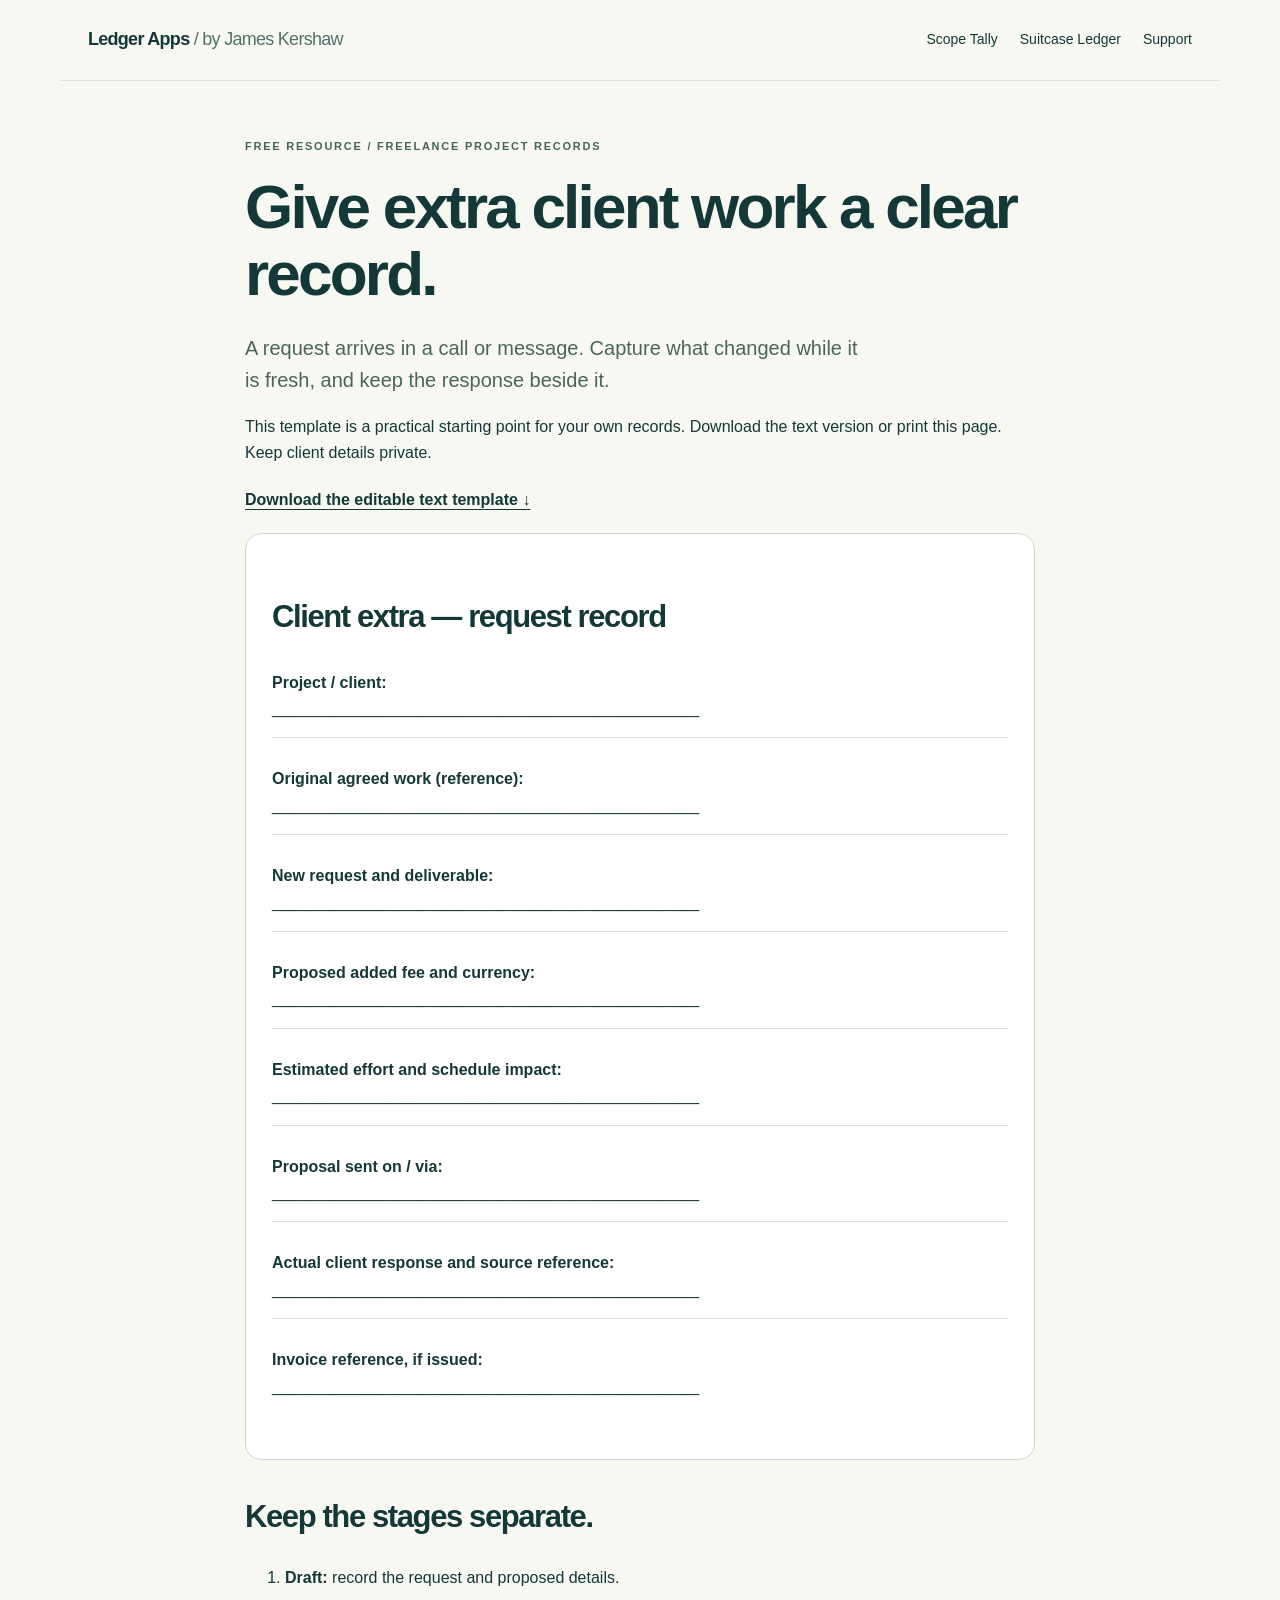
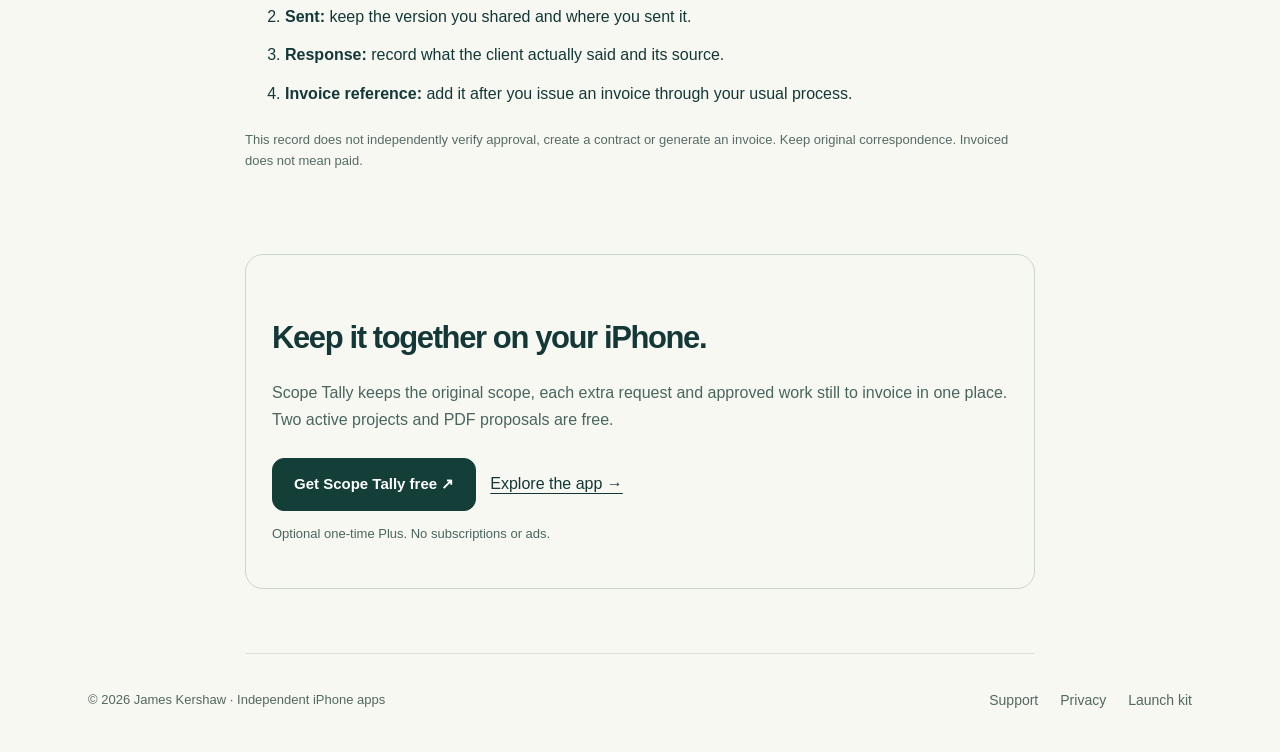
<file: guides/client-extras/index.html>
<!doctype html><html lang="en"><head><meta charset="utf-8"><meta name="viewport" content="width=device-width,initial-scale=1"><title>Free client extra request template | Scope Tally</title><meta name="description" content="A free, printable record template for extra client work: deliverable, added fee, schedule impact, response and invoice reference."><link rel="canonical" href="https://jk-207.github.io/ledger-app-support/guides/client-extras/"><link rel="stylesheet" href="../../assets/site.css"><meta name="theme-color" content="#143e38"><meta property="og:type" content="website"><meta property="og:title" content="Free client extra request template | Scope Tally"><meta property="og:description" content="A free, printable record template for extra client work: deliverable, added fee, schedule impact, response and invoice reference."><meta property="og:url" content="https://jk-207.github.io/ledger-app-support/guides/client-extras/"><meta property="og:image" content="https://jk-207.github.io/ledger-app-support/assets/scope-share.png"><meta name="twitter:card" content="summary_large_image"><script type="application/ld+json">{"@context": "https://schema.org", "@type": "WebPage", "name": "Free client extra request template | Scope Tally", "description": "A free, printable record template for extra client work: deliverable, added fee, schedule impact, response and invoice reference.", "url": "https://jk-207.github.io/ledger-app-support/guides/client-extras/"}</script><meta name="apple-itunes-app" content="app-id=6833438240"></head><body class=""><a class="skip" href="#main">Skip to content</a><header><a class="wordmark" href="../../">Ledger Apps <span>/ by James Kershaw</span></a><nav aria-label="Main"><a href="../../scopetally/">Scope Tally</a><a href="../../suitcaseledger/">Suitcase Ledger</a><a href="../../#support">Support</a></nav></header><main id="main"><article class="prose"><p class="eyebrow">Free resource / Freelance project records</p><h1>Give extra client work a clear record.</h1><p class="lead">A request arrives in a call or message. Capture what changed while it is fresh, and keep the response beside it.</p><p>This template is a practical starting point for your own records. Download the text version or print this page. Keep client details private.</p><a class="download" download href="client-extra-template.txt">Download the editable text template ↓</a><div class="template"><h2>Client extra — request record</h2><p><strong>Project / client:</strong><br>________________________________________________</p><p><strong>Original agreed work (reference):</strong><br>________________________________________________</p><p><strong>New request and deliverable:</strong><br>________________________________________________</p><p><strong>Proposed added fee and currency:</strong><br>________________________________________________</p><p><strong>Estimated effort and schedule impact:</strong><br>________________________________________________</p><p><strong>Proposal sent on / via:</strong><br>________________________________________________</p><p><strong>Actual client response and source reference:</strong><br>________________________________________________</p><p><strong>Invoice reference, if issued:</strong><br>________________________________________________</p></div><h2>Keep the stages separate.</h2><ol><li><strong>Draft:</strong> record the request and proposed details.</li><li><strong>Sent:</strong> keep the version you shared and where you sent it.</li><li><strong>Response:</strong> record what the client actually said and its source.</li><li><strong>Invoice reference:</strong> add it after you issue an invoice through your usual process.</li></ol><p class="fine">This record does not independently verify approval, create a contract or generate an invoice. Keep original correspondence. Invoiced does not mean paid.</p><section><div class="resource"><h2>Keep it together on your iPhone.</h2><p>Scope Tally keeps the original scope, each extra request and approved work still to invoice in one place. Two active projects and PDF proposals are free.</p><div class="actions"><a class="button" href="https://apps.apple.com/app/scope-tally/id6833438240?pt=128823097&amp;ct=scope_web_20261113&amp;mt=8">Get Scope Tally free <span aria-hidden="true">&nbsp;↗</span></a><a href="../../scopetally/">Explore the app →</a></div><p class="fine">Optional one-time Plus. No subscriptions or ads.</p></div></section></article></main><footer><span>© 2026 James Kershaw · Independent iPhone apps</span><nav aria-label="Footer"><a href="../../#support">Support</a><a href="../../#privacy">Privacy</a><a href="../../share/">Launch kit</a></nav></footer></body></html>
</file>
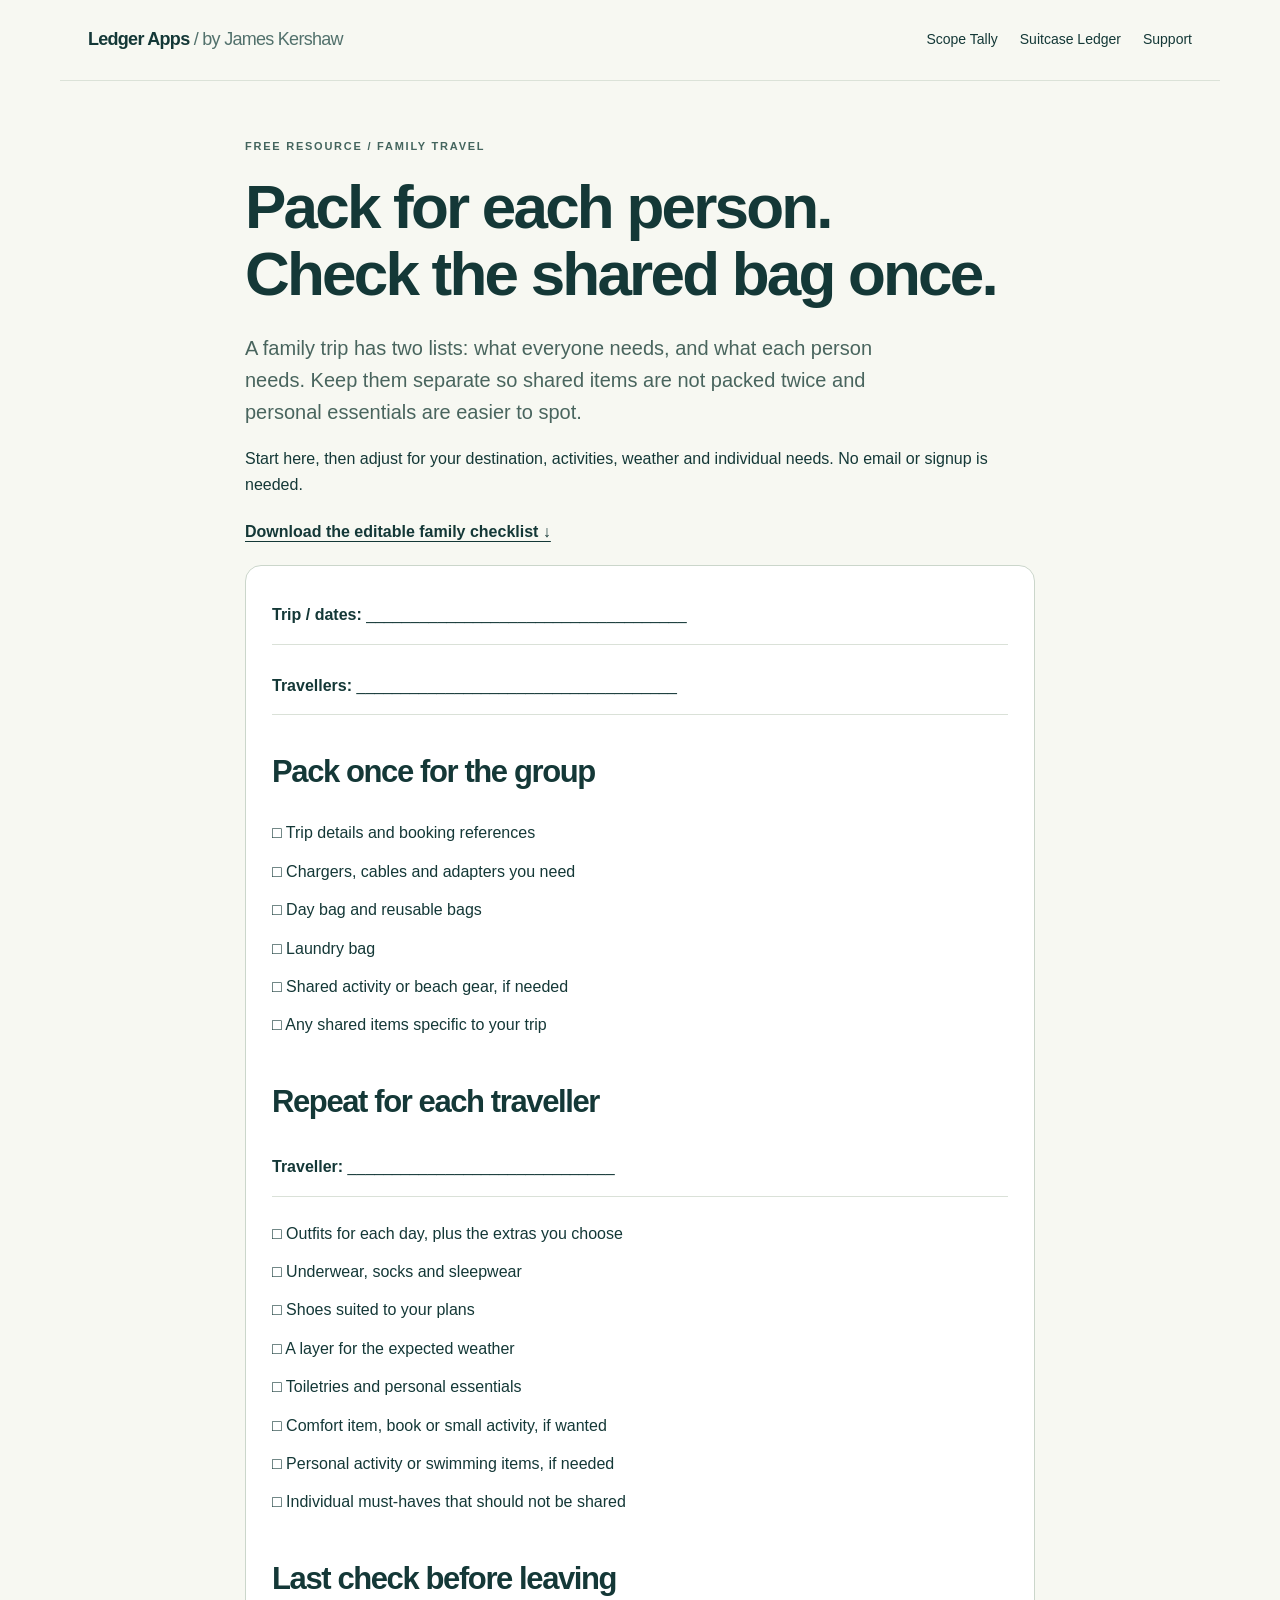
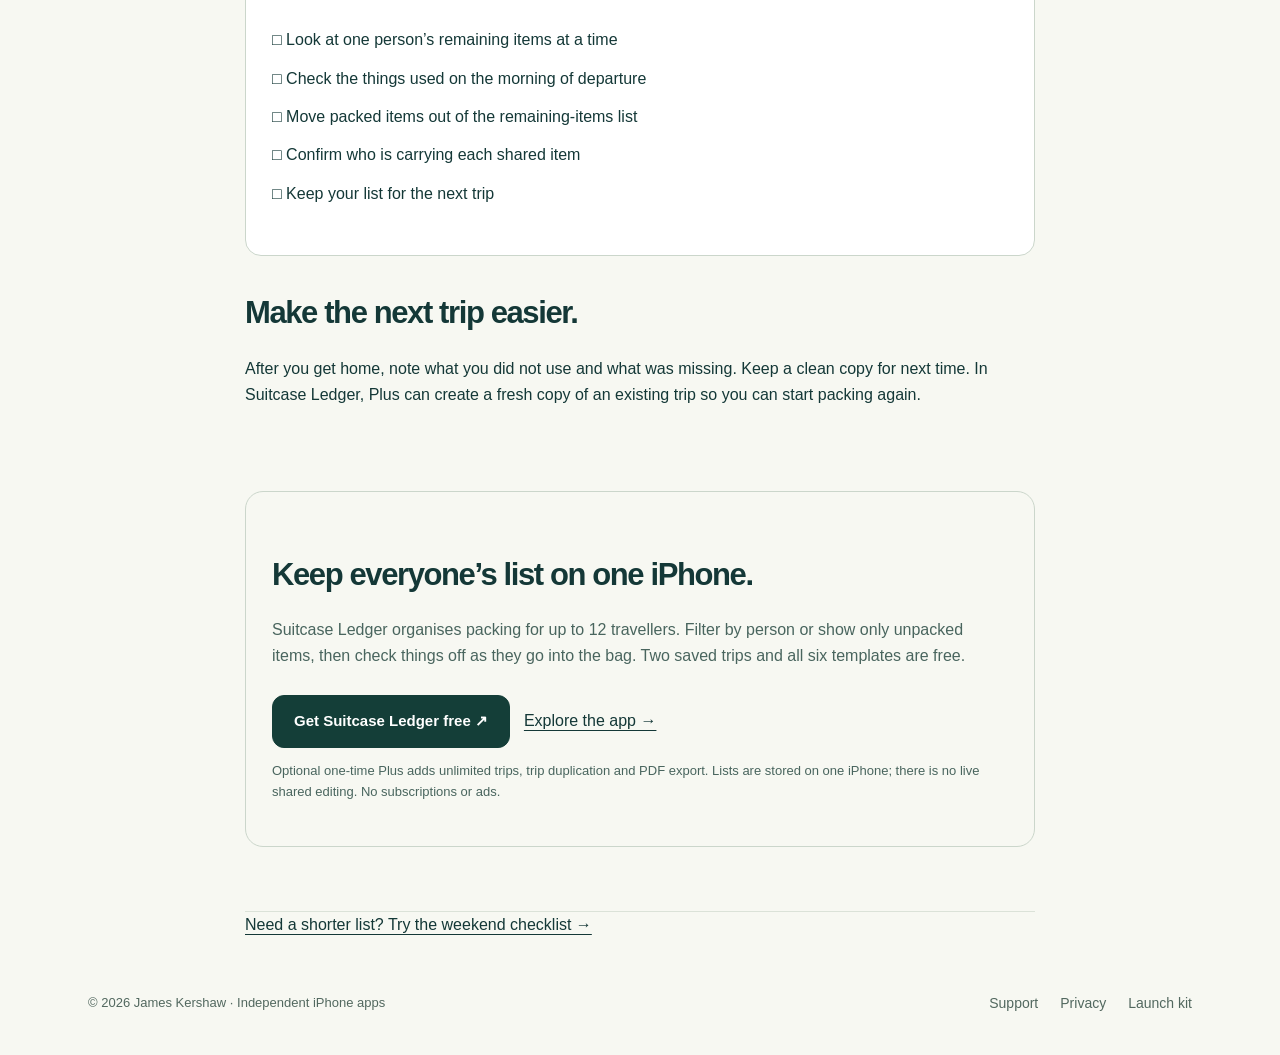
<file: guides/family-packing/index.html>
<!doctype html><html lang="en"><head><meta charset="utf-8"><meta name="viewport" content="width=device-width,initial-scale=1"><title>Free family packing checklist by traveller | Suitcase Ledger</title><meta name="description" content="A free family packing checklist: shared bags, a repeatable list for each traveller and a final check. Download or print without signing up."><link rel="canonical" href="https://jk-207.github.io/ledger-app-support/guides/family-packing/"><link rel="stylesheet" href="../../assets/site.css"><meta name="theme-color" content="#143e38"><meta property="og:type" content="website"><meta property="og:title" content="Free family packing checklist by traveller | Suitcase Ledger"><meta property="og:description" content="A free family packing checklist: shared bags, a repeatable list for each traveller and a final check. Download or print without signing up."><meta property="og:url" content="https://jk-207.github.io/ledger-app-support/guides/family-packing/"><meta property="og:image" content="https://jk-207.github.io/ledger-app-support/assets/suitcase-share.png"><meta name="twitter:card" content="summary_large_image"><script type="application/ld+json">{"@context": "https://schema.org", "@type": "WebPage", "name": "Free family packing checklist by traveller | Suitcase Ledger", "description": "A free family packing checklist: shared bags, a repeatable list for each traveller and a final check. Download or print without signing up.", "url": "https://jk-207.github.io/ledger-app-support/guides/family-packing/"}</script><meta name="apple-itunes-app" content="app-id=6833095591"></head><body class=""><a class="skip" href="#main">Skip to content</a><header><a class="wordmark" href="../../">Ledger Apps <span>/ by James Kershaw</span></a><nav aria-label="Main"><a href="../../scopetally/">Scope Tally</a><a href="../../suitcaseledger/">Suitcase Ledger</a><a href="../../#support">Support</a></nav></header><main id="main"><article class="prose"><p class="eyebrow">Free resource / Family travel</p><h1>Pack for each person.<br>Check the shared bag once.</h1><p class="lead">A family trip has two lists: what everyone needs, and what each person needs. Keep them separate so shared items are not packed twice and personal essentials are easier to spot.</p><p>Start here, then adjust for your destination, activities, weather and individual needs. No email or signup is needed.</p><a class="download" download href="family-packing-checklist.txt">Download the editable family checklist ↓</a><div class="template"><p><strong>Trip / dates:</strong> ____________________________________</p><p><strong>Travellers:</strong> ____________________________________</p><h2>Pack once for the group</h2><ul style="list-style:none;padding-left:0"><li>□ Trip details and booking references</li><li>□ Chargers, cables and adapters you need</li><li>□ Day bag and reusable bags</li><li>□ Laundry bag</li><li>□ Shared activity or beach gear, if needed</li><li>□ Any shared items specific to your trip</li></ul><h2>Repeat for each traveller</h2><p><strong>Traveller:</strong> ______________________________</p><ul style="list-style:none;padding-left:0"><li>□ Outfits for each day, plus the extras you choose</li><li>□ Underwear, socks and sleepwear</li><li>□ Shoes suited to your plans</li><li>□ A layer for the expected weather</li><li>□ Toiletries and personal essentials</li><li>□ Comfort item, book or small activity, if wanted</li><li>□ Personal activity or swimming items, if needed</li><li>□ Individual must-haves that should not be shared</li></ul><h2>Last check before leaving</h2><ul style="list-style:none;padding-left:0"><li>□ Look at one person’s remaining items at a time</li><li>□ Check the things used on the morning of departure</li><li>□ Move packed items out of the remaining-items list</li><li>□ Confirm who is carrying each shared item</li><li>□ Keep your list for the next trip</li></ul></div><h2>Make the next trip easier.</h2><p>After you get home, note what you did not use and what was missing. Keep a clean copy for next time. In Suitcase Ledger, Plus can create a fresh copy of an existing trip so you can start packing again.</p><section><div class="resource"><h2>Keep everyone’s list on one iPhone.</h2><p>Suitcase Ledger organises packing for up to 12 travellers. Filter by person or show only unpacked items, then check things off as they go into the bag. Two saved trips and all six templates are free.</p><div class="actions"><a class="button" href="https://apps.apple.com/app/suitcase-ledger/id6833095591?pt=128823097&amp;ct=suitcase_web_20261113&amp;mt=8">Get Suitcase Ledger free ↗</a><a href="../../suitcaseledger/">Explore the app →</a></div><p class="fine">Optional one-time Plus adds unlimited trips, trip duplication and PDF export. Lists are stored on one iPhone; there is no live shared editing. No subscriptions or ads.</p></div></section><p><a href="../weekend-packing/">Need a shorter list? Try the weekend checklist →</a></p></article></main><footer><span>© 2026 James Kershaw · Independent iPhone apps</span><nav aria-label="Footer"><a href="../../#support">Support</a><a href="../../#privacy">Privacy</a><a href="../../share/">Launch kit</a></nav></footer></body></html>
</file>
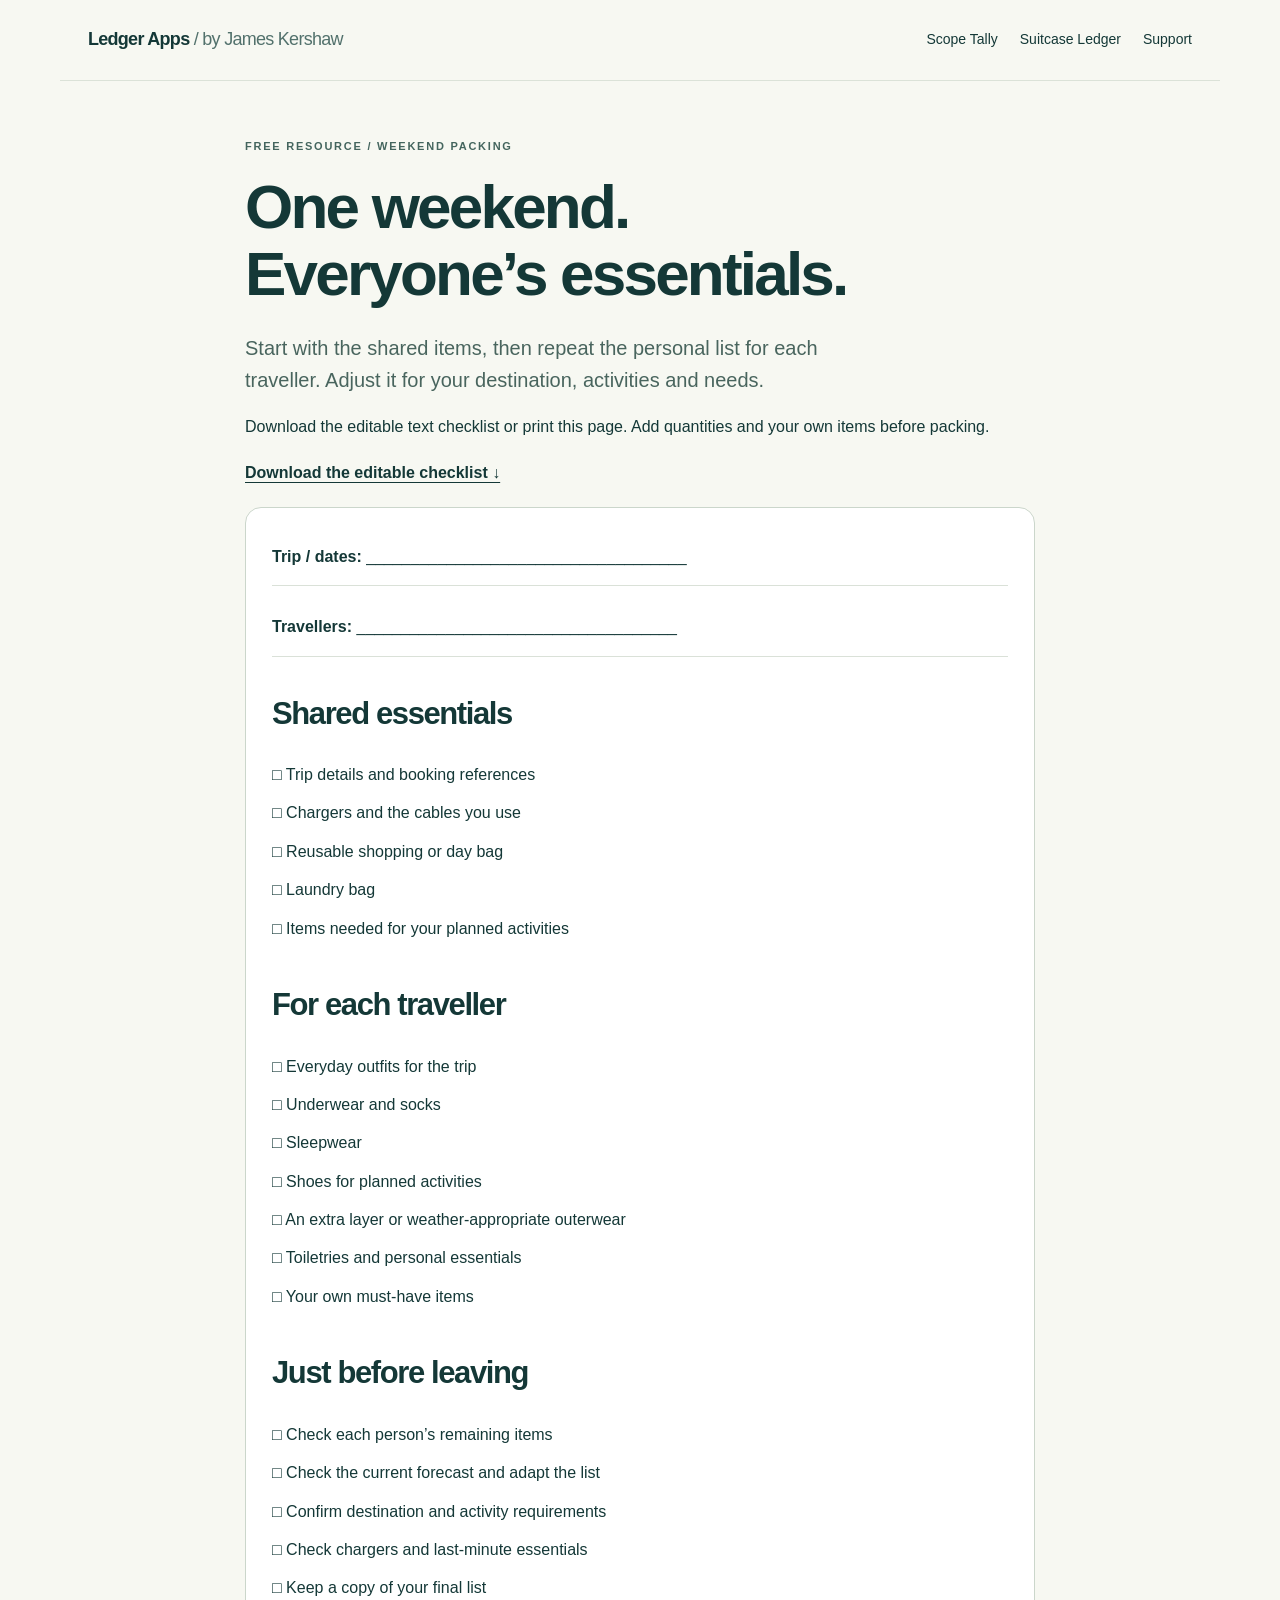
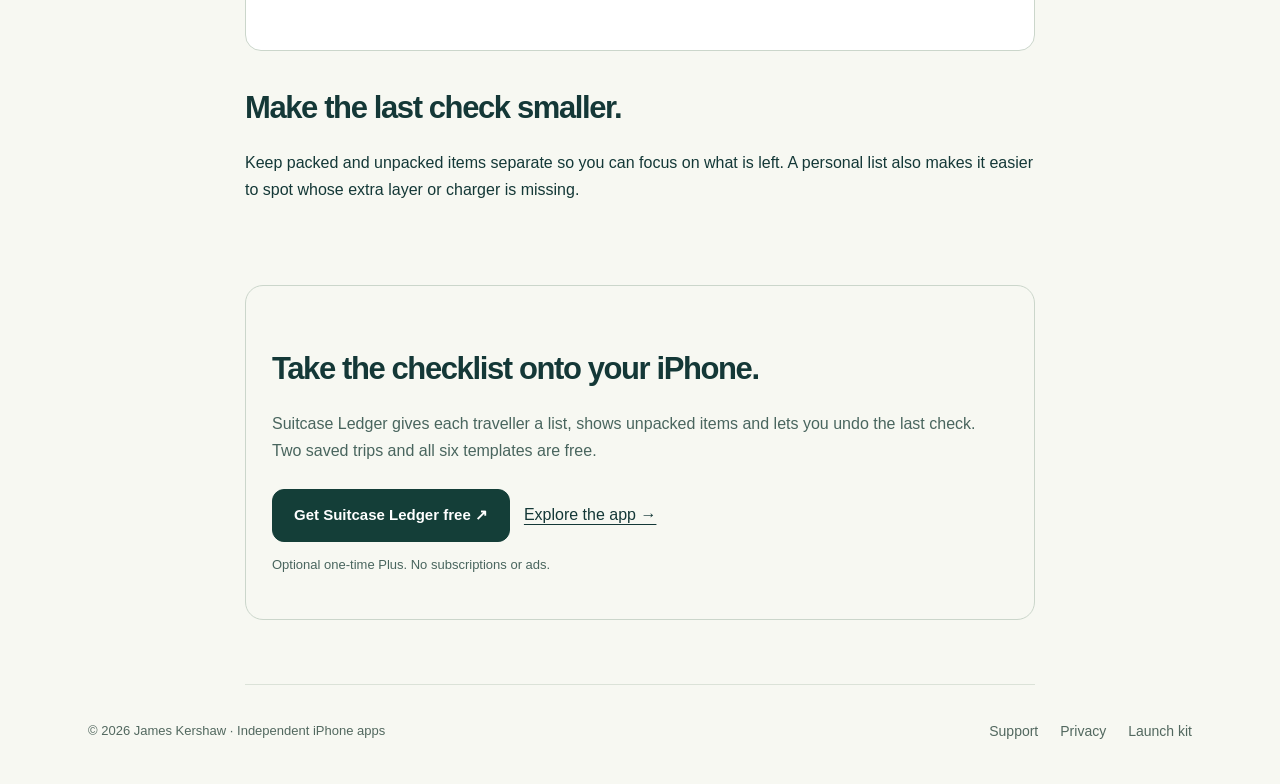
<file: guides/weekend-packing/index.html>
<!doctype html><html lang="en"><head><meta charset="utf-8"><meta name="viewport" content="width=device-width,initial-scale=1"><title>Free weekend packing checklist by person | Suitcase Ledger</title><meta name="description" content="A printable weekend packing starter checklist with shared essentials, personal items for each traveller and a final check before leaving."><link rel="canonical" href="https://jk-207.github.io/ledger-app-support/guides/weekend-packing/"><link rel="stylesheet" href="../../assets/site.css"><meta name="theme-color" content="#143e38"><meta property="og:type" content="website"><meta property="og:title" content="Free weekend packing checklist by person | Suitcase Ledger"><meta property="og:description" content="A printable weekend packing starter checklist with shared essentials, personal items for each traveller and a final check before leaving."><meta property="og:url" content="https://jk-207.github.io/ledger-app-support/guides/weekend-packing/"><meta property="og:image" content="https://jk-207.github.io/ledger-app-support/assets/scope-share.png"><meta name="twitter:card" content="summary_large_image"><script type="application/ld+json">{"@context": "https://schema.org", "@type": "WebPage", "name": "Free weekend packing checklist by person | Suitcase Ledger", "description": "A printable weekend packing starter checklist with shared essentials, personal items for each traveller and a final check before leaving.", "url": "https://jk-207.github.io/ledger-app-support/guides/weekend-packing/"}</script><meta name="apple-itunes-app" content="app-id=6833095591"></head><body class=""><a class="skip" href="#main">Skip to content</a><header><a class="wordmark" href="../../">Ledger Apps <span>/ by James Kershaw</span></a><nav aria-label="Main"><a href="../../scopetally/">Scope Tally</a><a href="../../suitcaseledger/">Suitcase Ledger</a><a href="../../#support">Support</a></nav></header><main id="main"><article class="prose"><p class="eyebrow">Free resource / Weekend packing</p><h1>One weekend.<br>Everyone’s essentials.</h1><p class="lead">Start with the shared items, then repeat the personal list for each traveller. Adjust it for your destination, activities and needs.</p><p>Download the editable text checklist or print this page. Add quantities and your own items before packing.</p><a class="download" download href="weekend-packing-checklist.txt">Download the editable checklist ↓</a><div class="template"><p><strong>Trip / dates:</strong> ____________________________________</p><p><strong>Travellers:</strong> ____________________________________</p><h2>Shared essentials</h2><ul style="list-style:none;padding-left:0"><li>□ Trip details and booking references</li><li>□ Chargers and the cables you use</li><li>□ Reusable shopping or day bag</li><li>□ Laundry bag</li><li>□ Items needed for your planned activities</li></ul><h2>For each traveller</h2><ul style="list-style:none;padding-left:0"><li>□ Everyday outfits for the trip</li><li>□ Underwear and socks</li><li>□ Sleepwear</li><li>□ Shoes for planned activities</li><li>□ An extra layer or weather-appropriate outerwear</li><li>□ Toiletries and personal essentials</li><li>□ Your own must-have items</li></ul><h2>Just before leaving</h2><ul style="list-style:none;padding-left:0"><li>□ Check each person’s remaining items</li><li>□ Check the current forecast and adapt the list</li><li>□ Confirm destination and activity requirements</li><li>□ Check chargers and last-minute essentials</li><li>□ Keep a copy of your final list</li></ul></div><h2>Make the last check smaller.</h2><p>Keep packed and unpacked items separate so you can focus on what is left. A personal list also makes it easier to spot whose extra layer or charger is missing.</p><section><div class="resource"><h2>Take the checklist onto your iPhone.</h2><p>Suitcase Ledger gives each traveller a list, shows unpacked items and lets you undo the last check. Two saved trips and all six templates are free.</p><div class="actions"><a class="button" href="https://apps.apple.com/app/suitcase-ledger/id6833095591?pt=128823097&amp;ct=suitcase_web_20261113&amp;mt=8">Get Suitcase Ledger free <span aria-hidden="true">&nbsp;↗</span></a><a href="../../suitcaseledger/">Explore the app →</a></div><p class="fine">Optional one-time Plus. No subscriptions or ads.</p></div></section></article></main><footer><span>© 2026 James Kershaw · Independent iPhone apps</span><nav aria-label="Footer"><a href="../../#support">Support</a><a href="../../#privacy">Privacy</a><a href="../../share/">Launch kit</a></nav></footer></body></html>
</file>
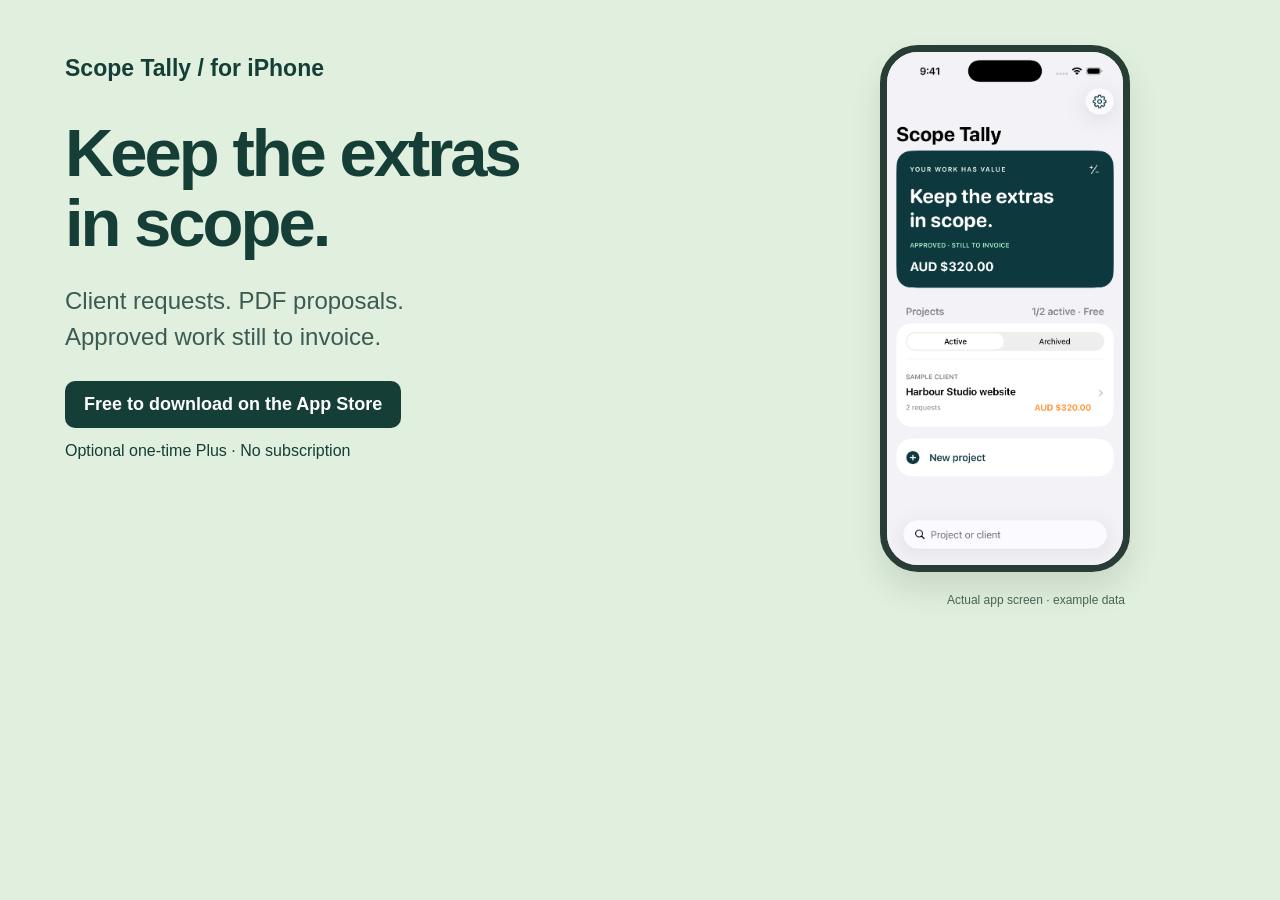
<file: share/scope-card.html>
<!doctype html><html lang="en"><head><meta charset="utf-8"><meta name="viewport" content="width=device-width,initial-scale=1"><meta name="robots" content="noindex"><title>Scope Tally — share card</title><style>*{box-sizing:border-box}body{margin:0;background:#e1efdf;font-family:-apple-system,BlinkMacSystemFont,"Segoe UI",sans-serif;color:#153e37}main{width:1200px;height:630px;position:relative;overflow:hidden;padding:55px 65px}.name{font-size:23px;font-weight:750;margin:0 0 36px}h1{font-size:67px;line-height:1.04;letter-spacing:-.045em;max-width:750px;margin:0 0 26px}.desc{font-size:24px;line-height:1.5;margin:0 0 26px;max-width:690px;color:#3c5b52}.tag{display:inline-block;background:#153e37;color:white;padding:13px 19px;border-radius:10px;font-size:18px;font-weight:700}small{display:block;margin-top:14px;font-size:16px}.phone{position:absolute;right:70px;top:45px;width:250px;border:7px solid #283d35;border-radius:38px;overflow:hidden;box-shadow:0 18px 30px #243e2a20}img{width:100%;height:auto;display:block}.note{position:absolute;right:75px;bottom:23px;font-size:12px;color:#4a6457}</style></head><body><main><p class="name">Scope Tally / for iPhone</p><h1>Keep the extras<br>in scope.</h1><p class="desc">Client requests. PDF proposals.<br>Approved work still to invoice.</p><span class="tag">Free to download on the App Store</span><small>Optional one-time Plus · No subscription</small><div class="phone"><img src="../assets/scope-home.png" alt="Scope Tally with example data"></div><span class="note">Actual app screen · example data</span></main></body></html>
</file>
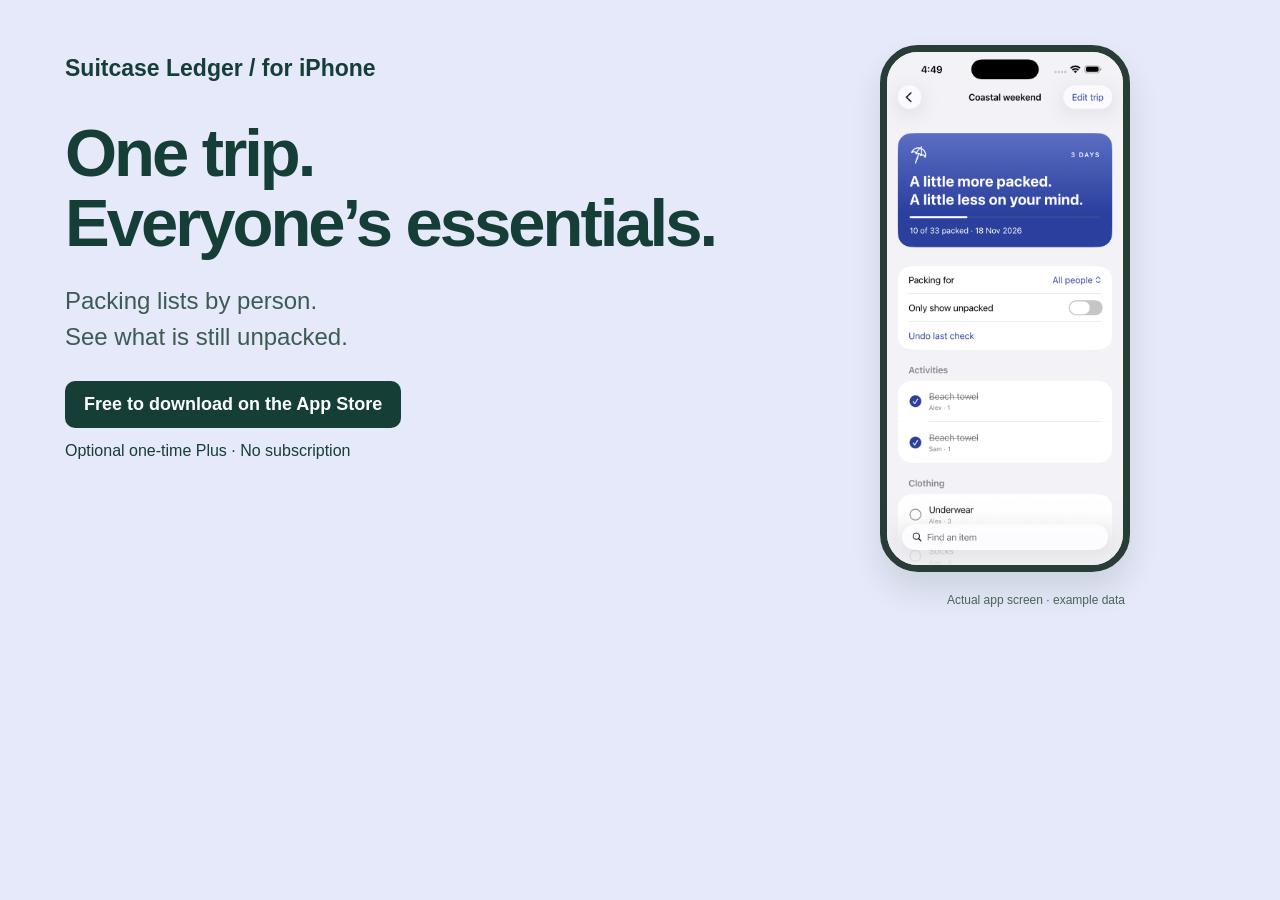
<file: share/suitcase-card.html>
<!doctype html><html lang="en"><head><meta charset="utf-8"><meta name="viewport" content="width=device-width,initial-scale=1"><meta name="robots" content="noindex"><title>Suitcase Ledger — share card</title><style>*{box-sizing:border-box}body{margin:0;background:#e5e9fa;font-family:-apple-system,BlinkMacSystemFont,"Segoe UI",sans-serif;color:#153e37}main{width:1200px;height:630px;position:relative;overflow:hidden;padding:55px 65px}.name{font-size:23px;font-weight:750;margin:0 0 36px}h1{font-size:67px;line-height:1.04;letter-spacing:-.045em;max-width:750px;margin:0 0 26px}.desc{font-size:24px;line-height:1.5;margin:0 0 26px;max-width:690px;color:#3c5b52}.tag{display:inline-block;background:#153e37;color:white;padding:13px 19px;border-radius:10px;font-size:18px;font-weight:700}small{display:block;margin-top:14px;font-size:16px}.phone{position:absolute;right:70px;top:45px;width:250px;border:7px solid #283d35;border-radius:38px;overflow:hidden;box-shadow:0 18px 30px #243e2a20}img{width:100%;height:auto;display:block}.note{position:absolute;right:75px;bottom:23px;font-size:12px;color:#4a6457}</style></head><body><main><p class="name">Suitcase Ledger / for iPhone</p><h1>One trip.<br>Everyone’s essentials.</h1><p class="desc">Packing lists by person.<br>See what is still unpacked.</p><span class="tag">Free to download on the App Store</span><small>Optional one-time Plus · No subscription</small><div class="phone"><img src="../assets/suitcase-checklist.png" alt="Suitcase Ledger with example data"></div><span class="note">Actual app screen · example data</span></main></body></html>
</file>
<file: assets/site.css>
*{box-sizing:border-box}html{scroll-behavior:smooth}body{margin:0;color:#143837;background:#f7f8f2;font-family:-apple-system,BlinkMacSystemFont,"Segoe UI",sans-serif;line-height:1.65}a{color:inherit;text-underline-offset:4px}a:hover{color:#326e69}a:focus-visible,button:focus-visible,summary:focus-visible{outline:3px solid #c35721;outline-offset:5px}img{max-width:100%;height:auto;display:block}h1,h2,h3,p{margin-top:0}h1,h2,h3{line-height:1.09;letter-spacing:-.045em}h1{font-size:clamp(42px,5.7vw,78px);font-weight:750;margin-bottom:24px}h2{font-size:clamp(30px,3.6vw,46px)}h3{font-size:25px}p{margin-bottom:18px}header,main,footer{max-width:1160px;margin:auto;padding:0 28px}header{display:flex;justify-content:space-between;align-items:center;gap:24px;padding-top:25px;padding-bottom:25px;border-bottom:1px solid #dbe2d8}.wordmark{font-size:18px;letter-spacing:-.04em;font-weight:750;text-decoration:none}.wordmark span{color:#52716c;font-weight:450}nav{display:flex;gap:22px;flex-wrap:wrap;font-size:14px}nav a{text-decoration:none}section{padding:64px 0;border-bottom:1px solid #dbe2d8}.eyebrow{text-transform:uppercase;font-size:11px;font-weight:800;letter-spacing:.16em;color:#44655e;margin-bottom:18px}.intro{max-width:780px;padding:66px 0 44px}.intro p:not(.eyebrow),.lead{font-size:20px;line-height:1.6;color:#49655e;max-width:630px}.pill{display:inline-flex;align-items:center;font-size:12px;font-weight:650;padding:7px 12px;border:1px solid #c6d9ca;border-radius:100px;background:#eff4e9}.button{display:inline-flex;justify-content:center;align-items:center;min-height:50px;padding:13px 21px;background:#143e38;border:1px solid #143e38;color:#fff;border-radius:12px;font-size:15px;font-weight:700;text-decoration:none}.button:hover{background:#24564c;color:white}.button.secondary{background:transparent;color:#143e38}.actions{display:flex;gap:14px;flex-wrap:wrap;align-items:center;margin:25px 0 12px}.fine,small{font-size:13px;line-height:1.65;color:#566b65}.app-grid{display:grid;grid-template-columns:1fr 1fr;gap:24px}.app-card{border-radius:24px;padding:32px;background:#e2f0e5;overflow:hidden;position:relative;min-width:0}.app-card.travel{background:#e5e9fa}.app-card h2{font-size:37px;margin:20px 0 14px}.icon{width:62px;height:62px;border-radius:15px;box-shadow:0 3px 12px #18382d15}.app-card p{max-width:360px}.app-card .card-top{display:flex;justify-content:space-between;align-items:center;gap:12px}.card-visual{margin:34px auto -100px;width:246px;height:350px;overflow:hidden;border:6px solid #233c37;border-radius:32px 32px 0 0;box-shadow:0 15px 35px #173c2825;background:#eef0f3}.card-visual img{width:100%}.app-card{padding-bottom:100px}.utility-line{display:flex;gap:24px;justify-content:space-between;align-items:center}.utility-line p{max-width:660px;margin-bottom:0}.upcoming{background:#ebece4;padding:26px 30px;border-radius:18px}.upcoming h3{margin-bottom:12px}.two-col{display:grid;grid-template-columns:1fr 1fr;gap:44px}.resource{padding:26px;border:1px solid #cbd6cb;border-radius:18px}.resource h3{font-size:26px}.resource p{color:#49655e}.hero{display:grid;grid-template-columns:1.05fr .95fr;gap:40px;align-items:center;padding:58px 0 60px;min-height:740px}.hero-visual{position:relative;display:flex;justify-content:center;align-items:center;gap:18px;background:#e1efdf;min-height:600px;border-radius:32px;padding:32px 20px;overflow:hidden}.travel-page{--accent:#e7eafa}.travel-page .hero-visual{background:var(--accent)}.phone{width:200px;flex-shrink:0;border:6px solid #263832;border-radius:30px;overflow:hidden;box-shadow:0 16px 28px #233a2b24;background:#f2f3f7}.phone:nth-child(2){transform:translateY(28px);width:184px}.phone img{width:100%}.hero-visual .visual-caption{position:absolute;bottom:13px;text-align:center;left:10px;right:10px;font-size:11px;color:#52665e}.identity{display:flex;align-items:center;gap:13px;margin-bottom:25px}.identity .icon{width:45px;height:45px;border-radius:11px}.identity strong{font-size:18px}.checks{list-style:none;padding:0;margin:25px 0}.checks li{padding:8px 0;border-bottom:1px solid #d4dfd5}.checks li:before{content:'✓';font-weight:700;color:#297356;margin-right:12px}.steps{display:grid;grid-template-columns:repeat(3,1fr);gap:25px}.step{padding-top:24px;border-top:2px solid #c4d3c5}.step .number{font-size:13px;font-weight:700;display:block;margin-bottom:20px;color:#526c60}.step h3{font-size:26px}.step p{color:#49655e}.pricing{display:grid;grid-template-columns:1fr 1fr;gap:24px}.price-card{border:1px solid #c5d3c8;border-radius:20px;padding:30px}.price-card.featured{background:#e5efdf;border-color:#b8cdb7}.price-card h3{margin:14px 0;font-size:29px}.price-card ul{padding-left:20px}.price-label{font-size:12px;text-transform:uppercase;font-weight:750;letter-spacing:.12em}.faq{max-width:830px}details{border-bottom:1px solid #cdd9ce;padding:18px 0}summary{cursor:pointer;font-weight:700}details p{margin:15px 0 0;color:#49655e}.policies{max-width:840px;margin:auto}.policies section{padding:38px 0}.policies h2{font-size:29px}.policies p,.policies li{font-size:15px}.policy-toggle{margin-top:44px;border:1px solid #cdd9ce;border-radius:16px;padding:20px 24px}.policy-toggle summary{font-size:18px}.policy-toggle:has(:target){border-color:#3e7262}.final-cta{padding:38px;border-radius:24px;background:#163f37;color:#f7f8f2;display:flex;align-items:center;justify-content:space-between;gap:25px}.final-cta h2{font-size:35px;max-width:600px;margin:0}.final-cta .button{background:#e3f0de;color:#163f37;flex-shrink:0}.prose{max-width:790px;margin:auto;padding-top:56px}.prose h1{font-size:clamp(37px,5vw,62px)}.prose h2{font-size:31px;margin-top:40px}.prose li{padding:6px 0}.template{background:white;border:1px solid #cbd6cb;padding:26px;border-radius:16px}.template p{overflow-wrap:anywhere;border-bottom:1px solid #dae1d8;padding:10px 0 15px}.template p:last-child{border:0}.download{display:block;margin:20px 0;font-weight:700}footer{display:flex;justify-content:space-between;gap:25px;flex-wrap:wrap;padding-top:35px;padding-bottom:40px;font-size:13px;color:#52685f}.skip{position:absolute;left:12px;top:-100px;background:white;padding:10px;z-index:10}.skip:focus{top:10px}@media(max-width:900px){.hero{gap:25px}.hero-visual{min-height:530px;padding:35px 16px}.phone{width:178px}.phone:nth-child(2){display:none}.hero h1{font-size:53px}.steps{gap:18px}.utility-line{display:block}.utility-line .pill{margin-top:18px}}@media(max-width:640px){header,main,footer{padding-left:20px;padding-right:20px}header{gap:12px;align-items:flex-start}header nav{gap:10px 16px;max-width:165px;justify-content:flex-end;font-size:12px}.wordmark{font-size:16px;white-space:nowrap}.wordmark span{display:none}.intro{padding:45px 0 30px}h1{font-size:46px}.intro p:not(.eyebrow),.lead{font-size:18px}.app-grid,.two-col,.hero,.pricing,.steps{grid-template-columns:1fr}.app-card{padding:26px 25px 100px}.app-card h2{font-size:34px}.hero{padding:35px 0 45px;gap:32px;min-height:0}.hero h1{font-size:46px}.hero-visual{min-height:520px;max-height:640px}.phone{width:210px}.identity{margin-bottom:20px}section{padding:40px 0}.two-col{gap:20px}.final-cta{display:block;padding:28px}.final-cta h2{font-size:30px;margin-bottom:22px}.actions .button{font-size:14px}.app-card .actions{gap:10px}.prose{padding-top:35px}.policies section{padding:25px 0}footer{padding-top:25px}.upcoming{padding:23px}}@media(prefers-reduced-motion:reduce){html{scroll-behavior:auto}}@media print{header,footer,.actions,.button,.final-cta,.hero-visual{display:none}body{background:white;color:black}main{max-width:none}.prose{padding:0}.template{border:1px solid #aaa}section{padding:15px 0}.resource{break-inside:avoid}a{color:black}}
</file>
